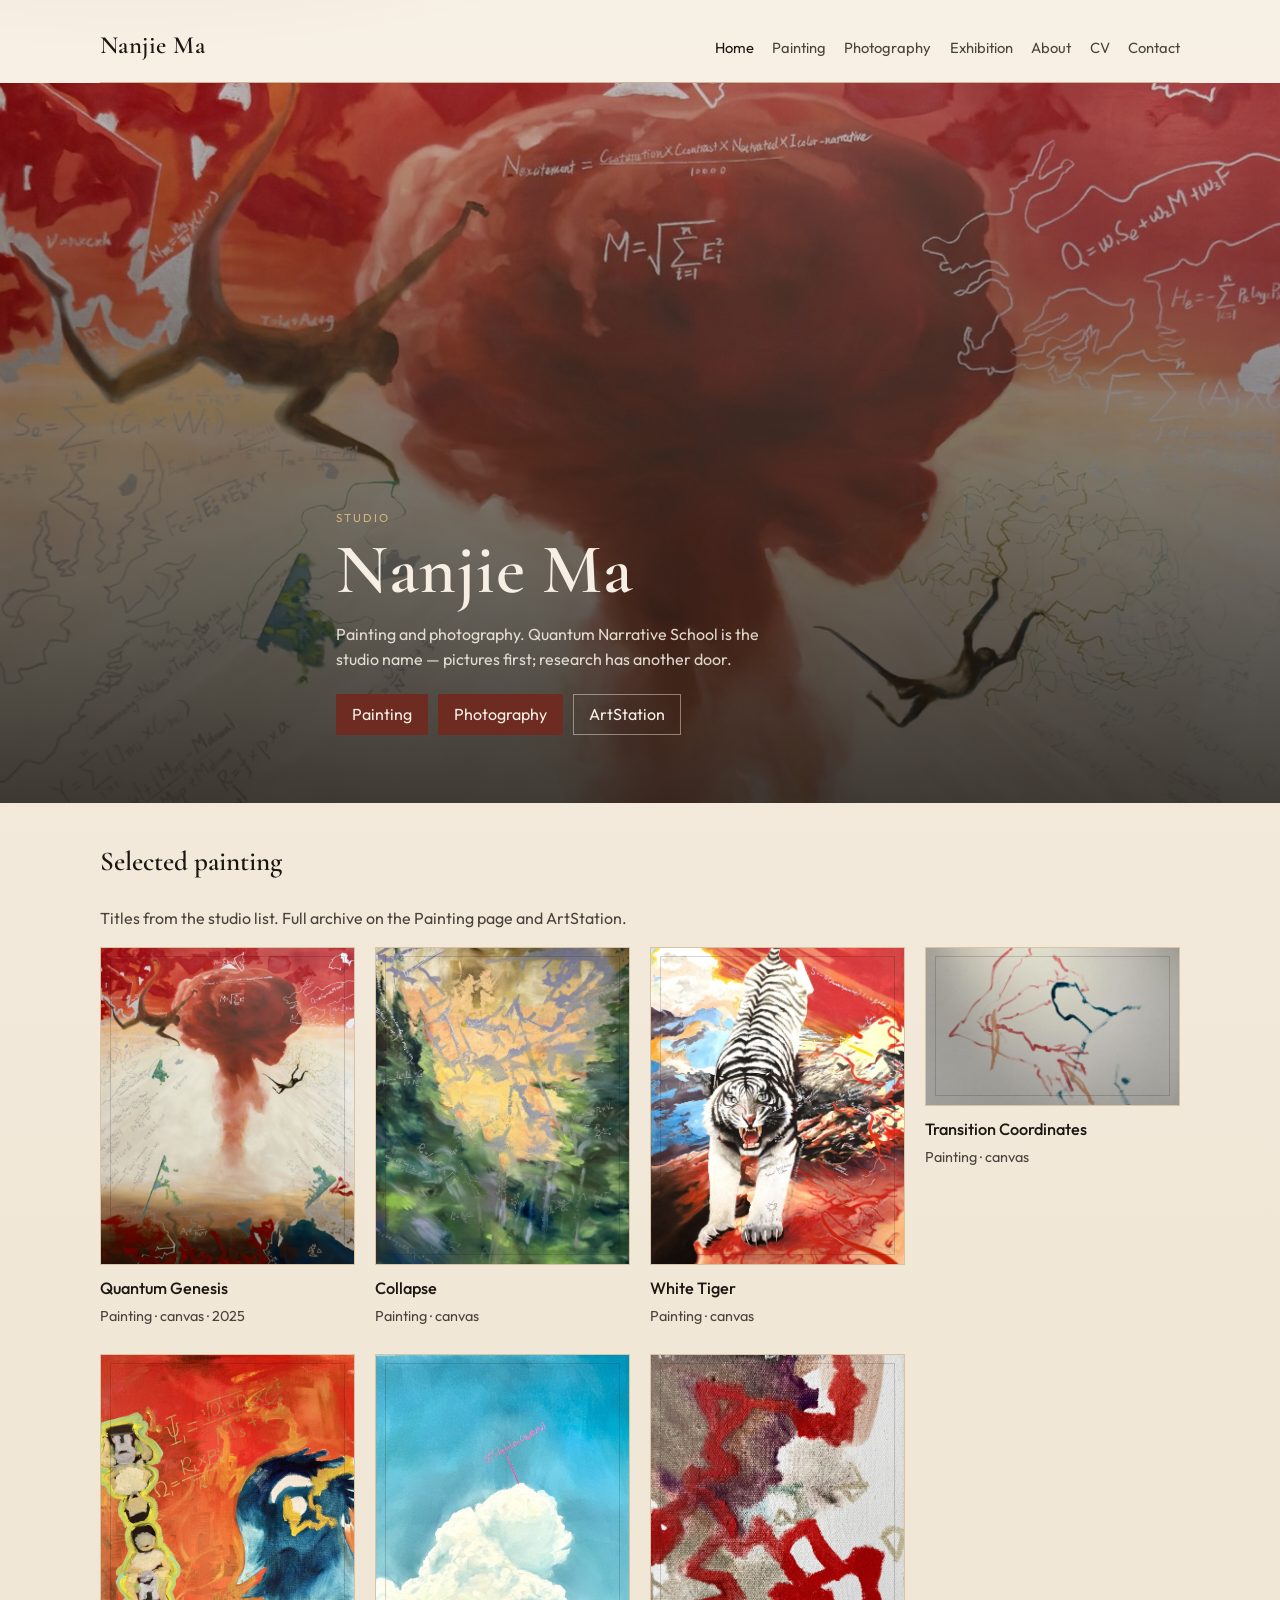
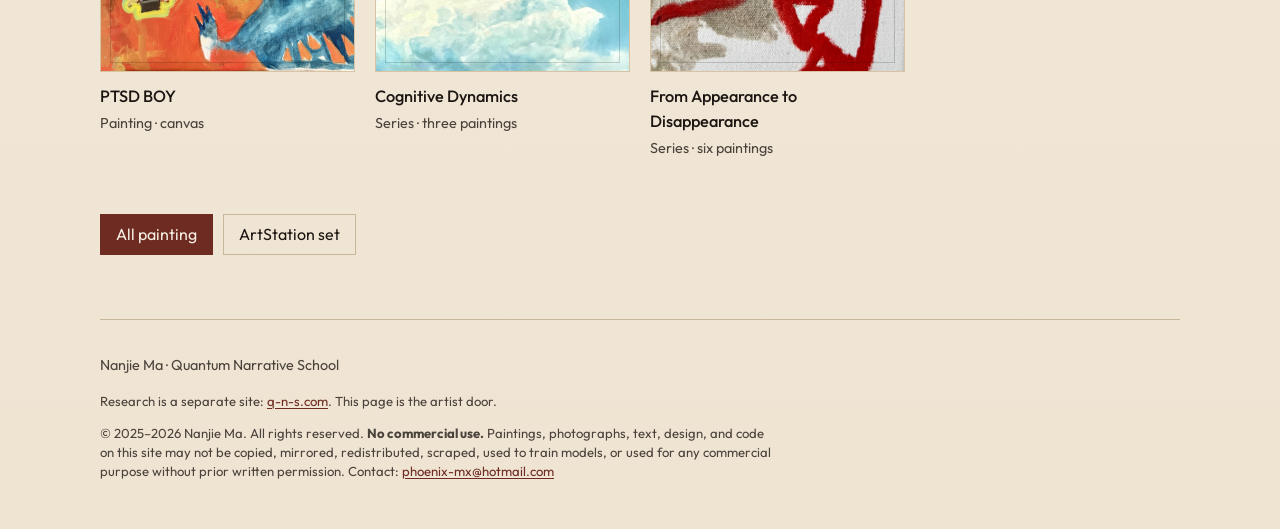
<file: docs/index.html>
<!DOCTYPE html>
<html lang="en">
<head>
  <meta charset="utf-8">
  <meta name="viewport" content="width=device-width, initial-scale=1">
  <title>Nanjie Ma — Painting and Photography</title>
  <meta name="description" content="Nanjie Ma, painter and photographer. Quantum Narrative School. Based in China; trained in Venezia.">
  <meta name="copyright" content="© 2025–2026 Nanjie Ma. All rights reserved. No commercial use. All rights reserved.">
  <meta name="rights" content="All rights reserved. Paintings, photographs, and site text may not be copied or used commercially without prior written permission.">
  <!--
    Copyright © 2025–2026 Nanjie Ma. Studio name: Quantum Narrative School.
    All rights reserved. No commercial use of any kind. No copying, mirroring, scraping, model training, or misappropriation of images or text without written permission.
  -->
  <link rel="icon" href="assets/img/mark.svg" type="image/svg+xml">
  <link rel="preconnect" href="https://fonts.googleapis.com">
  <link rel="preconnect" href="https://fonts.gstatic.com" crossorigin>
  <link href="https://fonts.googleapis.com/css2?family=Cormorant+Garamond:ital,wght@0,500;0,600;1,500&family=Outfit:wght@300;400;500&display=swap" rel="stylesheet">
  <link rel="stylesheet" href="assets/css/site.css">
</head>
<body>
  <a class="skip" href="#main">Skip to work</a>
  <header class="site-header">
    <p class="mark"><a href="index.html">Nanjie Ma</a></p>
    <nav>
      <a href="index.html" aria-current="page">Home</a>
      <a href="painting.html">Painting</a>
      <a href="photography.html">Photography</a>
      <a href="exhibition.html">Exhibition</a>
      <a href="about.html">About</a>
      <a href="cv.html">CV</a>
      <a href="contact.html">Contact</a>
    </nav>
  </header>
  <main id="main">
    <section class="home-hero" aria-label="Studio introduction">
      <div class="home-hero__media" data-hero-cycle>
        <img class="is-active" src="assets/img/hero-quantum-genesis.jpg" alt="Quantum Genesis, painting by Nanjie Ma" width="2400" height="1350" fetchpriority="high">
        <img src="assets/img/hero-exhibition-genesis.jpg" alt="Visitors with Quantum Genesis at the Xi’an solo exhibition" width="2400" height="1076" loading="lazy">
      </div>
      <div class="home-hero__veil" aria-hidden="true"></div>
      <div class="home-hero__copy">
        <p class="kicker">Studio</p>
        <p class="brand">Nanjie Ma</p>
        <p class="lede">Painting and photography. Quantum Narrative School is the studio name — pictures first; research has another door.</p>
        <p class="doors">
          <a class="btn" href="painting.html">Painting</a>
          <a class="btn" href="photography.html">Photography</a>
          <a class="btn ghost" href="https://www.artstation.com/quantumnarrativeschool">ArtStation</a>
        </p>
      </div>
    </section>

    <section class="selected">
      <h2>Selected painting</h2>
      <p class="note">Titles from the studio list. Full archive on the Painting page and ArtStation.</p>
      <ul class="grid">
        <li>
          <a class="card" href="work/quantum-genesis.html">
            <div class="frame"><img src="assets/img/quantum-genesis.jpg" alt="Quantum Genesis" width="1332" height="2000" loading="lazy"></div>
            <h3>Quantum Genesis</h3>
            <p>Painting · canvas · 2025</p>
          </a>
        </li>
        <li>
          <a class="card" href="work/collapse.html">
            <div class="frame"><img src="assets/img/collapse.jpg" alt="Collapse" width="1500" height="1999" loading="lazy"></div>
            <h3>Collapse</h3>
            <p>Painting · canvas</p>
          </a>
        </li>
        <li>
          <a class="card" href="work/white-tiger.html">
            <div class="frame"><img src="assets/img/white-tiger.jpg" alt="White Tiger" width="1042" height="2000" loading="lazy"></div>
            <h3>White Tiger</h3>
            <p>Painting · canvas</p>
          </a>
        </li>
        <li>
          <a class="card" href="painting.html#quantum-narrative-matrix">
            <div class="frame landscape"><img src="assets/img/transition-coordinates.jpg" alt="Transition Coordinates" width="1024" height="834" loading="lazy"></div>
            <h3>Transition Coordinates</h3>
            <p>Painting · canvas</p>
          </a>
        </li>
        <li>
          <a class="card" href="painting.html#quantum-narrative-matrix">
            <div class="frame"><img src="assets/img/ptsd-boy.jpg" alt="PTSD BOY" width="1764" height="2000" loading="lazy"></div>
            <h3>PTSD BOY</h3>
            <p>Painting · canvas</p>
          </a>
        </li>
        <li>
          <a class="card" href="painting.html#cognitive-dynamics">
            <div class="frame"><img src="assets/img/cognitive-dynamics-01.jpg" alt="Cognitive Dynamics I" width="937" height="1024" loading="lazy"></div>
            <h3>Cognitive Dynamics</h3>
            <p>Series · three paintings</p>
          </a>
        </li>
        <li>
          <a class="card" href="painting.html#idea-series">
            <div class="frame"><img src="assets/img/idea-01.jpg" alt="From the Appearance to the Disappearance of an Idea, no. 1" width="1118" height="2000" loading="lazy"></div>
            <h3>From Appearance to Disappearance</h3>
            <p>Series · six paintings</p>
          </a>
        </li>
      </ul>
      <p class="doors">
        <a class="btn" href="painting.html">All painting</a>
        <a class="btn ghost" href="https://www.artstation.com/artwork/zxYxbw">ArtStation set</a>
      </p>
    </section>
  </main>
      <footer class="site-footer" id="rights">
    <p>Nanjie Ma · Quantum Narrative School</p>
    <p class="small">Research is a separate site: <a href="https://www.q-n-s.com/">q-n-s.com</a>. This page is the artist door.</p>
    <p class="small legal">© 2025–2026 Nanjie Ma. All rights reserved. <strong>No commercial use.</strong> Paintings, photographs, text, design, and code on this site may not be copied, mirrored, redistributed, scraped, used to train models, or used for any commercial purpose without prior written permission. Contact: <a href="mailto:phoenix-mx@hotmail.com">phoenix-mx@hotmail.com</a></p>
  </footer>
  <script>
    (function () {
      var root = document.querySelector("[data-hero-cycle]");
      if (!root) return;
      var slides = Array.prototype.slice.call(root.querySelectorAll("img"));
      if (slides.length < 2) return;
      var reduce = window.matchMedia("(prefers-reduced-motion: reduce)");
      if (reduce.matches) return;
      var i = 0;
      setInterval(function () {
        slides[i].classList.remove("is-active");
        i = (i + 1) % slides.length;
        slides[i].classList.add("is-active");
      }, 7000);
    })();
  </script>
</body>
</html>
</file>
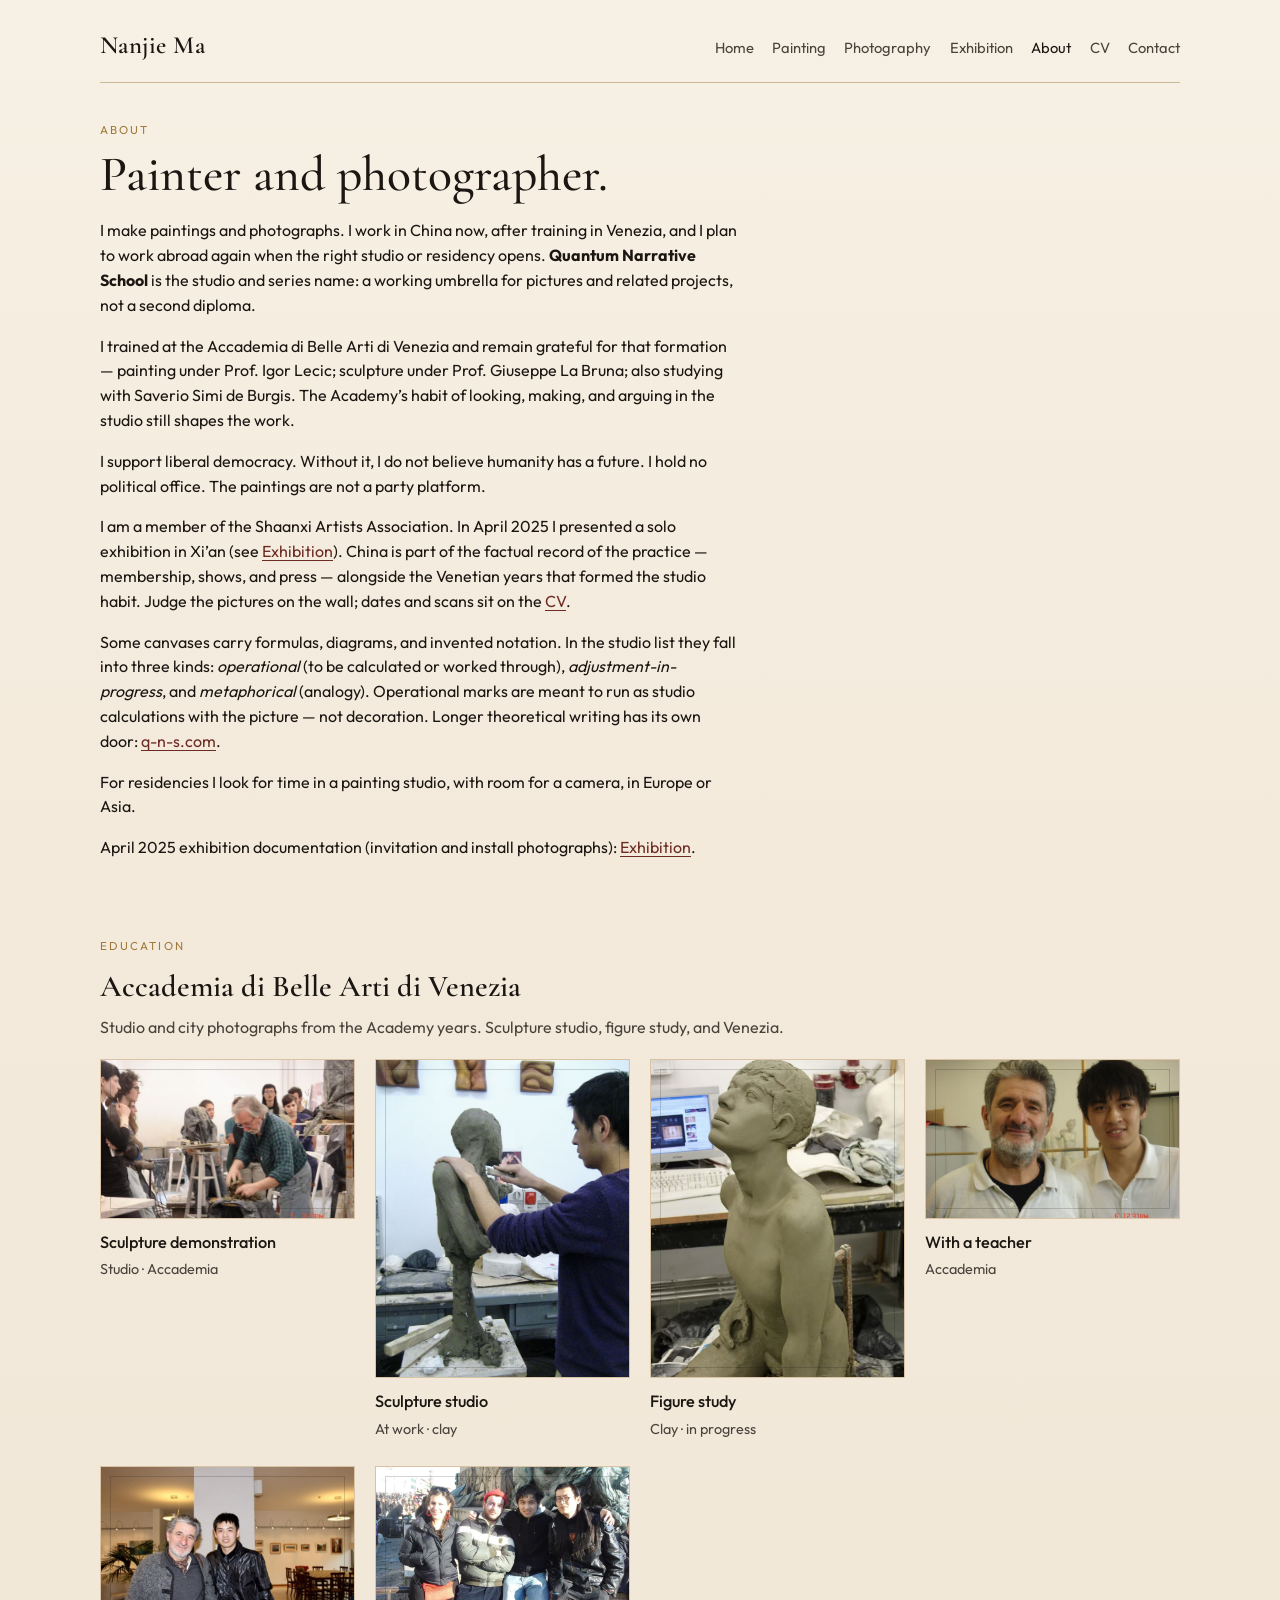
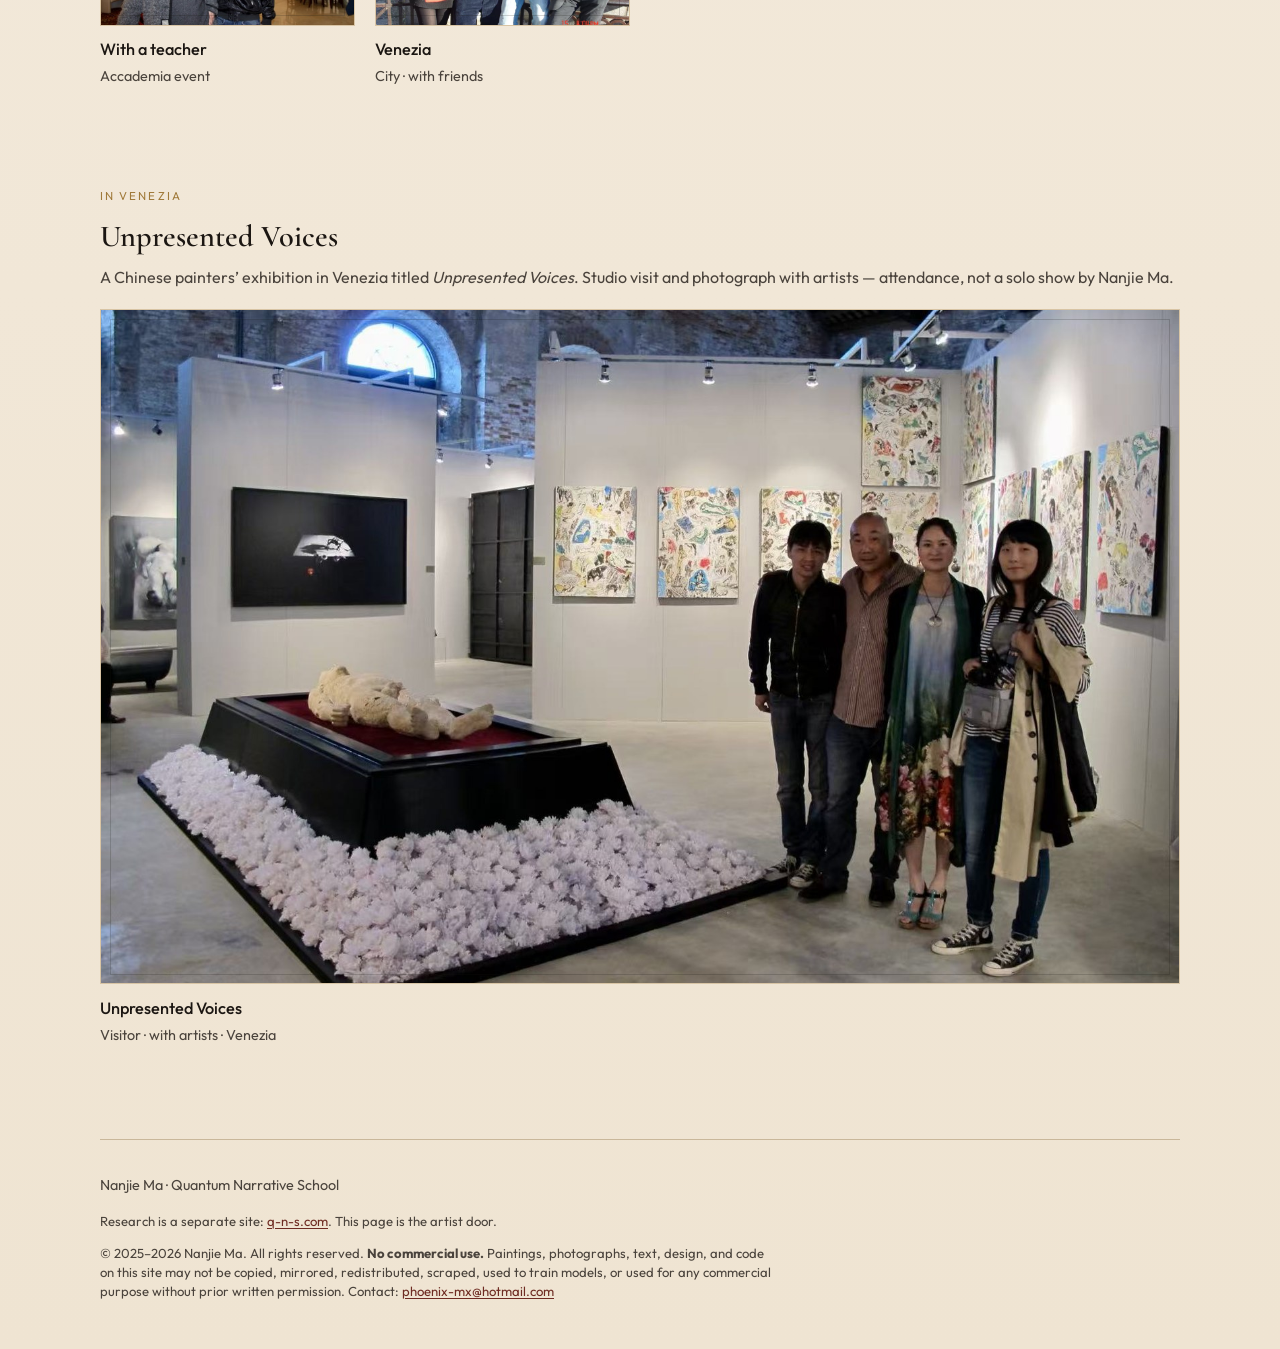
<file: docs/about.html>
<!DOCTYPE html>
<html lang="en">
<head>
  <meta charset="utf-8">
  <meta name="viewport" content="width=device-width, initial-scale=1">
  <title>About — Nanjie Ma</title>
  <meta name="description" content="About Nanjie Ma, painter and photographer. Quantum Narrative School. Based in China; trained in Venezia.">
  <meta name="copyright" content="© 2025–2026 Nanjie Ma. All rights reserved. No commercial use. All rights reserved.">
  <meta name="rights" content="All rights reserved. Paintings, photographs, and site text may not be copied or used commercially without prior written permission.">
  <!--
    Copyright © 2025–2026 Nanjie Ma. Studio name: Quantum Narrative School.
    All rights reserved. No commercial use of any kind. No copying, mirroring, scraping, model training, or misappropriation of images or text without written permission.
  -->
  <link rel="icon" href="assets/img/mark.svg" type="image/svg+xml">
  <link rel="preconnect" href="https://fonts.googleapis.com">
  <link rel="preconnect" href="https://fonts.gstatic.com" crossorigin>
  <link href="https://fonts.googleapis.com/css2?family=Cormorant+Garamond:ital,wght@0,500;0,600;1,500&family=Outfit:wght@300;400;500&display=swap" rel="stylesheet">
  <link rel="stylesheet" href="assets/css/site.css">
</head>
<body>
  <header class="site-header">
    <p class="mark"><a href="index.html">Nanjie Ma</a></p>
    <nav>
      <a href="index.html">Home</a>
      <a href="painting.html">Painting</a>
      <a href="photography.html">Photography</a>
      <a href="exhibition.html">Exhibition</a>
      <a href="about.html" aria-current="page">About</a>
      <a href="cv.html">CV</a>
      <a href="contact.html">Contact</a>
    </nav>
  </header>
  <main>
    <section class="page-head prose">
      <p class="kicker">About</p>
      <h1>Painter and photographer.</h1>
      <p>I make paintings and photographs. I work in China now, after training in Venezia, and I plan to work abroad again when the right studio or residency opens. <strong>Quantum Narrative School</strong> is the studio and series name: a working umbrella for pictures and related projects, not a second diploma.</p>
      <p>I trained at the Accademia di Belle Arti di Venezia and remain grateful for that formation — painting under Prof. Igor Lecic; sculpture under Prof. Giuseppe La Bruna; also studying with Saverio Simi de Burgis. The Academy’s habit of looking, making, and arguing in the studio still shapes the work.</p>
      <p>I support liberal democracy. Without it, I do not believe humanity has a future. I hold no political office. The paintings are not a party platform.</p>
      <p>I am a member of the Shaanxi Artists Association. In April 2025 I presented a solo exhibition in Xi’an (see <a href="exhibition.html">Exhibition</a>). China is part of the factual record of the practice — membership, shows, and press — alongside the Venetian years that formed the studio habit. Judge the pictures on the wall; dates and scans sit on the <a href="cv.html">CV</a>.</p>
      <p>Some canvases carry formulas, diagrams, and invented notation. In the studio list they fall into three kinds: <em>operational</em> (to be calculated or worked through), <em>adjustment-in-progress</em>, and <em>metaphorical</em> (analogy). Operational marks are meant to run as studio calculations with the picture — not decoration. Longer theoretical writing has its own door: <a href="https://www.q-n-s.com/">q-n-s.com</a>.</p>
      <p>For residencies I look for time in a painting studio, with room for a camera, in Europe or Asia.</p>
      <p>April 2025 exhibition documentation (invitation and install photographs): <a href="exhibition.html">Exhibition</a>.</p>
    </section>

    <section class="series" id="accademia">
      <p class="kicker">Education</p>
      <h2>Accademia di Belle Arti di Venezia</h2>
      <p class="note">Studio and city photographs from the Academy years. Sculpture studio, figure study, and Venezia.</p>
      <ul class="grid">
        <li>
          <a class="card" href="assets/img/academy/academy-demo.jpg">
            <div class="frame landscape"><img src="assets/img/academy/academy-demo.jpg" alt="Sculpture demonstration in the Academy studio" width="1280" height="960" loading="lazy"></div>
            <h3>Sculpture demonstration</h3>
            <p>Studio · Accademia</p>
          </a>
        </li>
        <li>
          <a class="card" href="assets/img/academy/academy-sculpting.jpg">
            <div class="frame"><img src="assets/img/academy/academy-sculpting.jpg" alt="Working on a clay figure in the sculpture studio" width="1199" height="1600" loading="lazy"></div>
            <h3>Sculpture studio</h3>
            <p>At work · clay</p>
          </a>
        </li>
        <li>
          <a class="card" href="assets/img/academy/academy-figure.jpg">
            <div class="frame"><img src="assets/img/academy/academy-figure.jpg" alt="Clay figure study in progress" width="960" height="1440" loading="lazy"></div>
            <h3>Figure study</h3>
            <p>Clay · in progress</p>
          </a>
        </li>
        <li>
          <a class="card" href="assets/img/academy/academy-with-mentor-a.jpg">
            <div class="frame landscape"><img src="assets/img/academy/academy-with-mentor-a.jpg" alt="With a teacher at the Academy" width="1280" height="960" loading="lazy"></div>
            <h3>With a teacher</h3>
            <p>Accademia</p>
          </a>
        </li>
        <li>
          <a class="card" href="assets/img/academy/academy-with-mentor-b.jpg">
            <div class="frame landscape"><img src="assets/img/academy/academy-with-mentor-b.jpg" alt="With a teacher at an Academy event" width="670" height="446" loading="lazy"></div>
            <h3>With a teacher</h3>
            <p>Accademia event</p>
          </a>
        </li>
        <li>
          <a class="card" href="assets/img/academy/academy-venice-group.jpg">
            <div class="frame landscape"><img src="assets/img/academy/academy-venice-group.jpg" alt="Group photograph in Venezia" width="1600" height="1199" loading="lazy"></div>
            <h3>Venezia</h3>
            <p>City · with friends</p>
          </a>
        </li>
      </ul>
    </section>

    <section class="series" id="unpresented-voices">
      <p class="kicker">In Venezia</p>
      <h2>Unpresented Voices</h2>
      <p class="note">A Chinese painters’ exhibition in Venezia titled <em>Unpresented Voices</em>. Studio visit and photograph with artists — attendance, not a solo show by Nanjie Ma.</p>
      <ul class="grid">
        <li>
          <a class="card" href="assets/img/academy/unpresented-voices.jpg">
            <div class="frame landscape"><img src="assets/img/academy/unpresented-voices.jpg" alt="At Unpresented Voices, Chinese art exhibition in Venezia" width="1600" height="1199" loading="lazy"></div>
            <h3>Unpresented Voices</h3>
            <p>Visitor · with artists · Venezia</p>
          </a>
        </li>
      </ul>
    </section>
  </main>
  <footer class="site-footer" id="rights">
    <p>Nanjie Ma · Quantum Narrative School</p>
    <p class="small">Research is a separate site: <a href="https://www.q-n-s.com/">q-n-s.com</a>. This page is the artist door.</p>
    <p class="small legal">© 2025–2026 Nanjie Ma. All rights reserved. <strong>No commercial use.</strong> Paintings, photographs, text, design, and code on this site may not be copied, mirrored, redistributed, scraped, used to train models, or used for any commercial purpose without prior written permission. Contact: <a href="mailto:phoenix-mx@hotmail.com">phoenix-mx@hotmail.com</a></p>
  </footer>
</body>
</html>
</file>
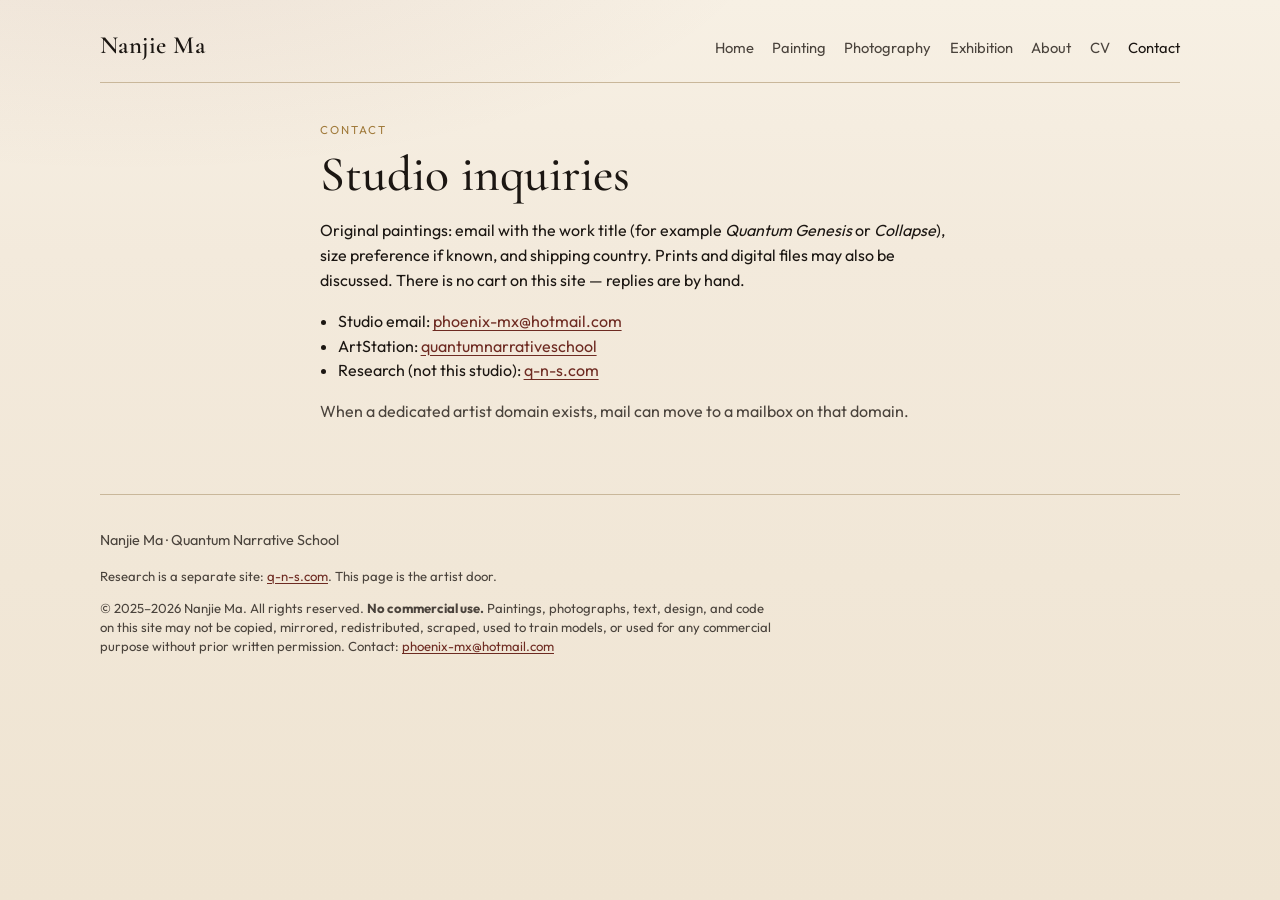
<file: docs/contact.html>
<!DOCTYPE html>
<html lang="en">
<head>
  <meta charset="utf-8">
  <meta name="viewport" content="width=device-width, initial-scale=1">
  <title>Contact — Nanjie Ma</title>
  <meta name="description" content="Contact Nanjie Ma for studio inquiries, paintings, and exhibitions.">
  <meta name="copyright" content="© 2025–2026 Nanjie Ma. All rights reserved. No commercial use. All rights reserved.">
  <meta name="rights" content="All rights reserved. Paintings, photographs, and site text may not be copied or used commercially without prior written permission.">
  <!--
    Copyright © 2025–2026 Nanjie Ma. Studio name: Quantum Narrative School.
    All rights reserved. No commercial use of any kind. No copying, mirroring, scraping, model training, or misappropriation of images or text without written permission.
  -->
  <link rel="icon" href="assets/img/mark.svg" type="image/svg+xml">
  <link rel="preconnect" href="https://fonts.googleapis.com">
  <link rel="preconnect" href="https://fonts.gstatic.com" crossorigin>
  <link href="https://fonts.googleapis.com/css2?family=Cormorant+Garamond:ital,wght@0,500;0,600;1,500&family=Outfit:wght@300;400;500&display=swap" rel="stylesheet">
  <link rel="stylesheet" href="assets/css/site.css">
</head>
<body>
  <header class="site-header">
    <p class="mark"><a href="index.html">Nanjie Ma</a></p>
    <nav>
      <a href="index.html">Home</a>
      <a href="painting.html">Painting</a>
      <a href="photography.html">Photography</a>
      <a href="exhibition.html">Exhibition</a>
      <a href="about.html">About</a>
      <a href="cv.html">CV</a>
      <a href="contact.html" aria-current="page">Contact</a>
    </nav>
  </header>
  <main class="prose">
    <p class="kicker">Contact</p>
    <h1>Studio inquiries</h1>
    <p>Original paintings: email with the work title (for example <em>Quantum Genesis</em> or <em>Collapse</em>), size preference if known, and shipping country. Prints and digital files may also be discussed. There is no cart on this site — replies are by hand.</p>
    <ul class="plain">
      <li>Studio email: <a href="mailto:phoenix-mx@hotmail.com">phoenix-mx@hotmail.com</a></li>
      <li>ArtStation: <a href="https://www.artstation.com/quantumnarrativeschool">quantumnarrativeschool</a></li>
      <li>Research (not this studio): <a href="https://www.q-n-s.com/">q-n-s.com</a></li>
    </ul>
    <p class="note">When a dedicated artist domain exists, mail can move to a mailbox on that domain.</p>
  </main>
  <footer class="site-footer" id="rights">
    <p>Nanjie Ma · Quantum Narrative School</p>
    <p class="small">Research is a separate site: <a href="https://www.q-n-s.com/">q-n-s.com</a>. This page is the artist door.</p>
    <p class="small legal">© 2025–2026 Nanjie Ma. All rights reserved. <strong>No commercial use.</strong> Paintings, photographs, text, design, and code on this site may not be copied, mirrored, redistributed, scraped, used to train models, or used for any commercial purpose without prior written permission. Contact: <a href="mailto:phoenix-mx@hotmail.com">phoenix-mx@hotmail.com</a></p>
  </footer>
</body>
</html>
</file>
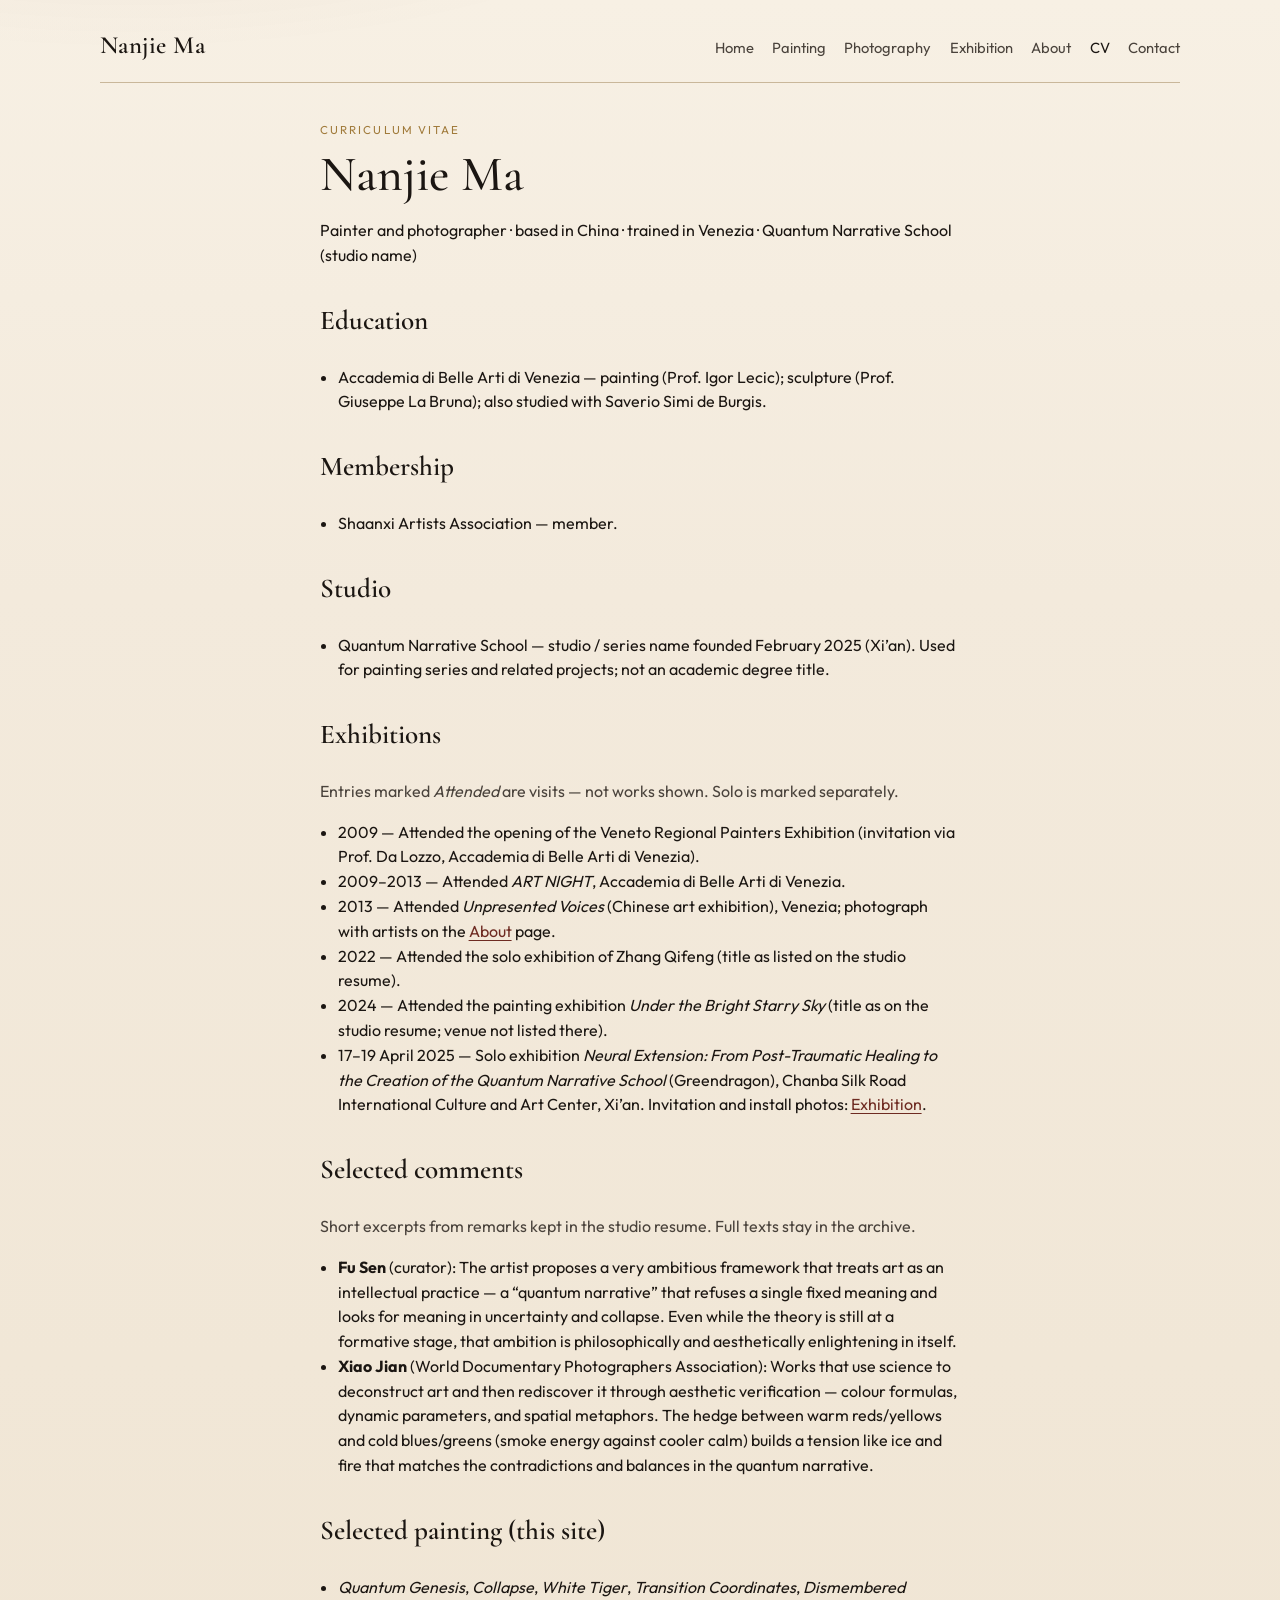
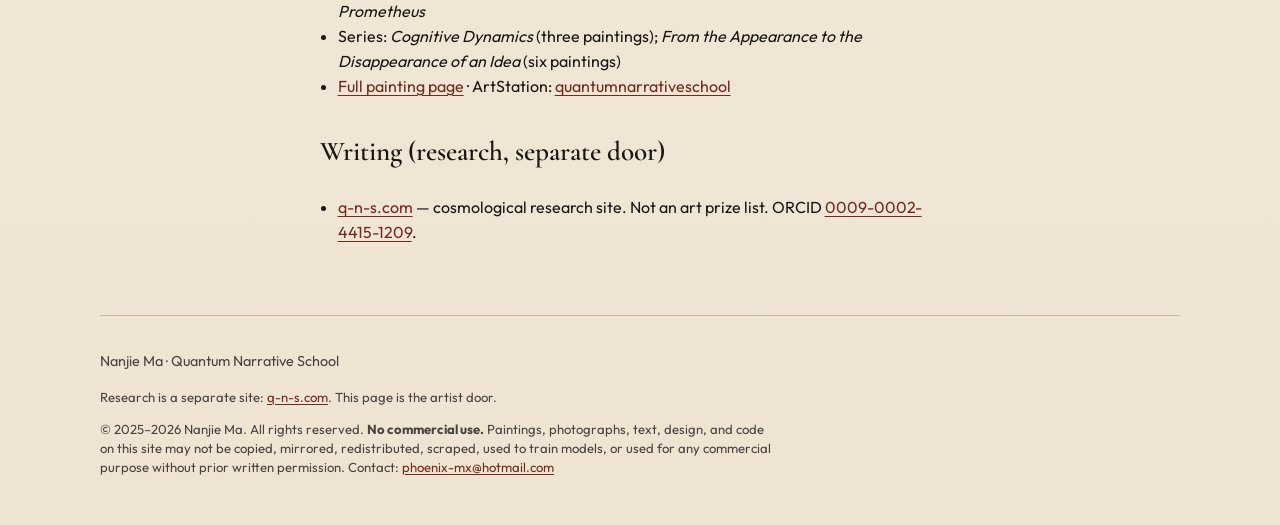
<file: docs/cv.html>
<!DOCTYPE html>
<html lang="en">
<head>
  <meta charset="utf-8">
  <meta name="viewport" content="width=device-width, initial-scale=1">
  <title>CV — Nanjie Ma</title>
  <meta name="description" content="Curriculum vitae of Nanjie Ma, painter and photographer.">
  <meta name="copyright" content="© 2025–2026 Nanjie Ma. All rights reserved. No commercial use. All rights reserved.">
  <meta name="rights" content="All rights reserved. Paintings, photographs, and site text may not be copied or used commercially without prior written permission.">
  <!--
    Copyright © 2025–2026 Nanjie Ma. Studio name: Quantum Narrative School.
    All rights reserved. No commercial use of any kind. No copying, mirroring, scraping, model training, or misappropriation of images or text without written permission.
  -->
  <link rel="icon" href="assets/img/mark.svg" type="image/svg+xml">
  <link rel="preconnect" href="https://fonts.googleapis.com">
  <link rel="preconnect" href="https://fonts.gstatic.com" crossorigin>
  <link href="https://fonts.googleapis.com/css2?family=Cormorant+Garamond:ital,wght@0,500;0,600;1,500&family=Outfit:wght@300;400;500&display=swap" rel="stylesheet">
  <link rel="stylesheet" href="assets/css/site.css">
</head>
<body>
  <header class="site-header">
    <p class="mark"><a href="index.html">Nanjie Ma</a></p>
    <nav>
      <a href="index.html">Home</a>
      <a href="painting.html">Painting</a>
      <a href="photography.html">Photography</a>
      <a href="exhibition.html">Exhibition</a>
      <a href="about.html">About</a>
      <a href="cv.html" aria-current="page">CV</a>
      <a href="contact.html">Contact</a>
    </nav>
  </header>
  <main class="prose cv">
    <p class="kicker">Curriculum vitae</p>
    <h1>Nanjie Ma</h1>
    <p>Painter and photographer · based in China · trained in Venezia · Quantum Narrative School (studio name)</p>

    <h2>Education</h2>
    <ul>
      <li>Accademia di Belle Arti di Venezia — painting (Prof. Igor Lecic); sculpture (Prof. Giuseppe La Bruna); also studied with Saverio Simi de Burgis.</li>
    </ul>

    <h2>Membership</h2>
    <ul>
      <li>Shaanxi Artists Association — member.</li>
    </ul>

    <h2>Studio</h2>
    <ul>
      <li>Quantum Narrative School — studio / series name founded February 2025 (Xi’an). Used for painting series and related projects; not an academic degree title.</li>
    </ul>

    <h2>Exhibitions</h2>
    <p class="note">Entries marked <em>Attended</em> are visits — not works shown. Solo is marked separately.</p>
    <ul>
      <li>2009 — Attended the opening of the Veneto Regional Painters Exhibition (invitation via Prof. Da Lozzo, Accademia di Belle Arti di Venezia).</li>
      <li>2009–2013 — Attended <em>ART NIGHT</em>, Accademia di Belle Arti di Venezia.</li>
      <li>2013 — Attended <em>Unpresented Voices</em> (Chinese art exhibition), Venezia; photograph with artists on the <a href="about.html#unpresented-voices">About</a> page.</li>
      <li>2022 — Attended the solo exhibition of Zhang Qifeng (title as listed on the studio resume).</li>
      <li>2024 — Attended the painting exhibition <em>Under the Bright Starry Sky</em> (title as on the studio resume; venue not listed there).</li>
      <li>17–19 April 2025 — Solo exhibition <em>Neural Extension: From Post-Traumatic Healing to the Creation of the Quantum Narrative School</em> (Greendragon), Chanba Silk Road International Culture and Art Center, Xi’an. Invitation and install photos: <a href="exhibition.html">Exhibition</a>.</li>
    </ul>

    <h2>Selected comments</h2>
    <p class="note">Short excerpts from remarks kept in the studio resume. Full texts stay in the archive.</p>
    <ul>
      <li><strong>Fu Sen</strong> (curator): The artist proposes a very ambitious framework that treats art as an intellectual practice — a “quantum narrative” that refuses a single fixed meaning and looks for meaning in uncertainty and collapse. Even while the theory is still at a formative stage, that ambition is philosophically and aesthetically enlightening in itself.</li>
      <li><strong>Xiao Jian</strong> (World Documentary Photographers Association): Works that use science to deconstruct art and then rediscover it through aesthetic verification — colour formulas, dynamic parameters, and spatial metaphors. The hedge between warm reds/yellows and cold blues/greens (smoke energy against cooler calm) builds a tension like ice and fire that matches the contradictions and balances in the quantum narrative.</li>
    </ul>

    <h2>Selected painting (this site)</h2>
    <ul>
      <li><em>Quantum Genesis</em>, <em>Collapse</em>, <em>White Tiger</em>, <em>Transition Coordinates</em>, <em>Dismembered Prometheus</em></li>
      <li>Series: <em>Cognitive Dynamics</em> (three paintings); <em>From the Appearance to the Disappearance of an Idea</em> (six paintings)</li>
      <li><a href="painting.html">Full painting page</a> · ArtStation: <a href="https://www.artstation.com/quantumnarrativeschool">quantumnarrativeschool</a></li>
    </ul>

    <h2>Writing (research, separate door)</h2>
    <ul>
      <li><a href="https://www.q-n-s.com/">q-n-s.com</a> — cosmological research site. Not an art prize list. ORCID <a href="https://orcid.org/0009-0002-4415-1209">0009-0002-4415-1209</a>.</li>
    </ul>
  </main>
  <footer class="site-footer" id="rights">
    <p>Nanjie Ma · Quantum Narrative School</p>
    <p class="small">Research is a separate site: <a href="https://www.q-n-s.com/">q-n-s.com</a>. This page is the artist door.</p>
    <p class="small legal">© 2025–2026 Nanjie Ma. All rights reserved. <strong>No commercial use.</strong> Paintings, photographs, text, design, and code on this site may not be copied, mirrored, redistributed, scraped, used to train models, or used for any commercial purpose without prior written permission. Contact: <a href="mailto:phoenix-mx@hotmail.com">phoenix-mx@hotmail.com</a></p>
  </footer>
</body>
</html>
</file>
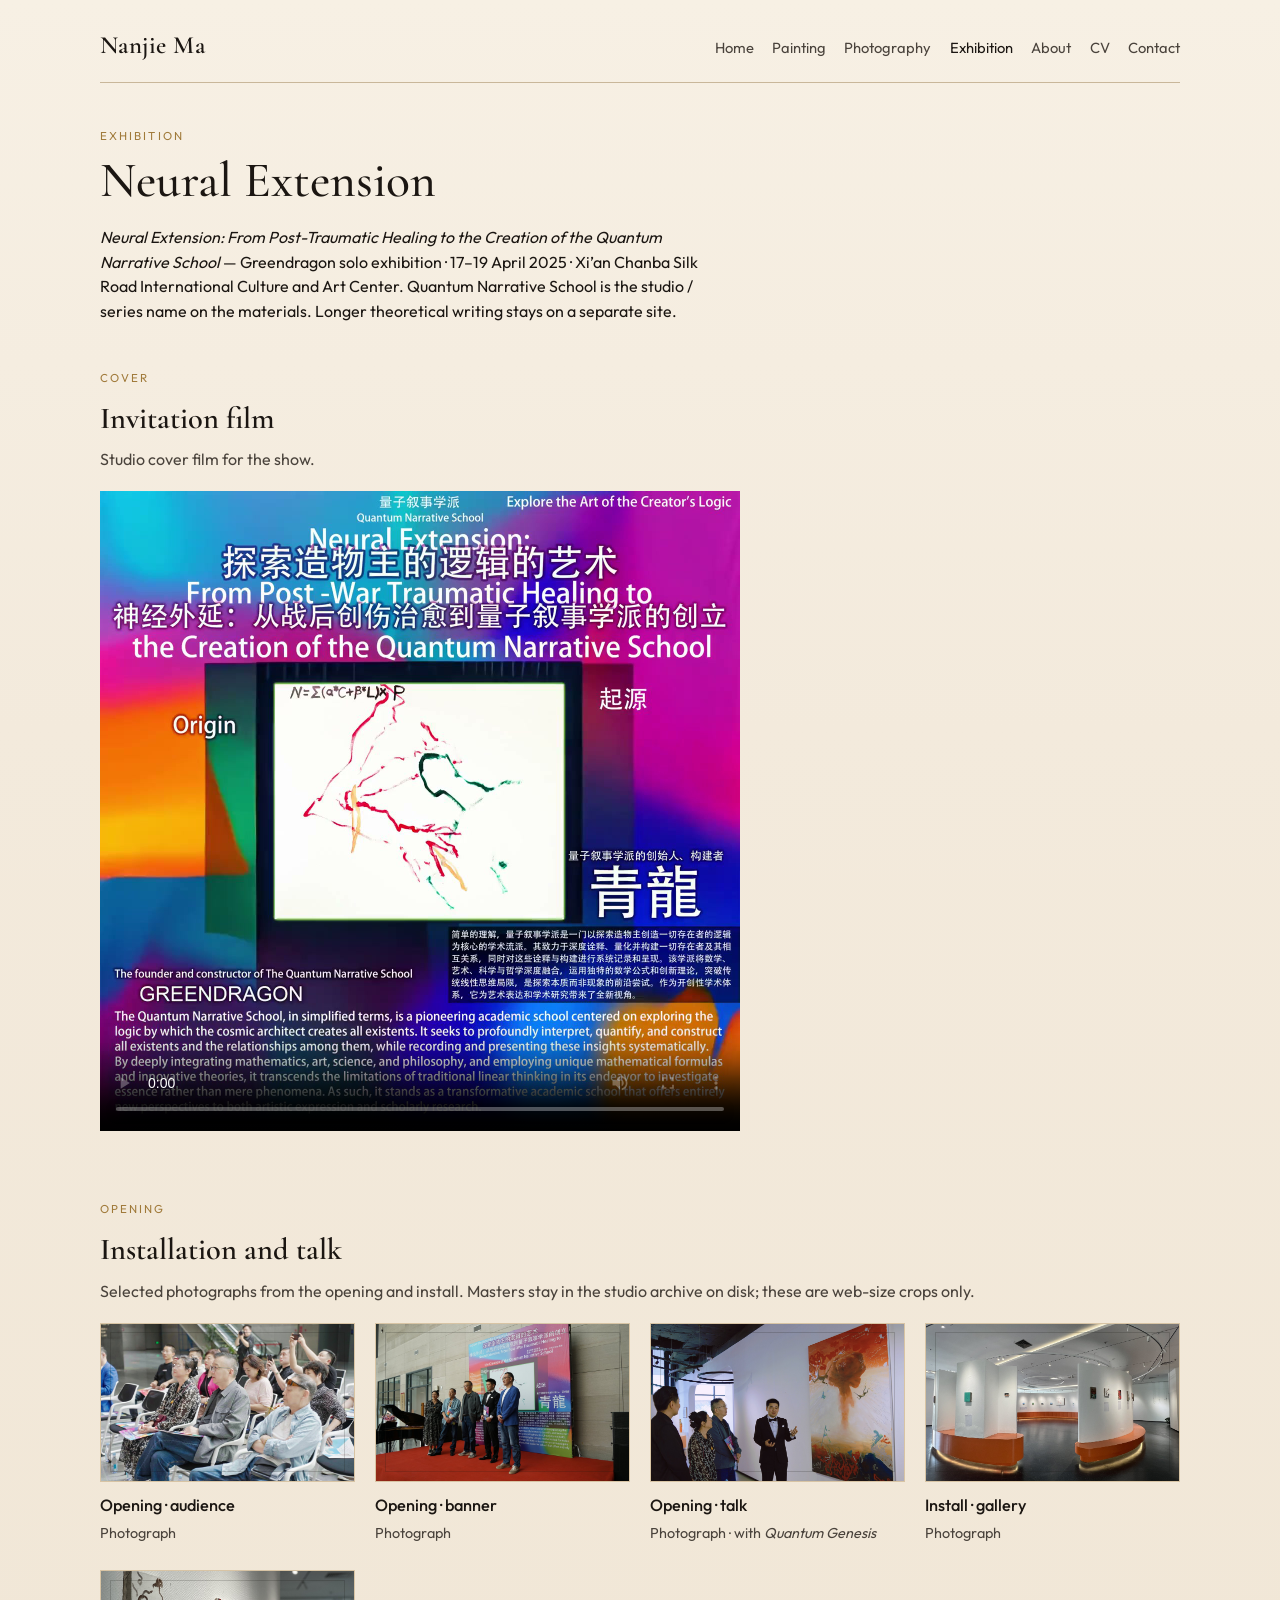
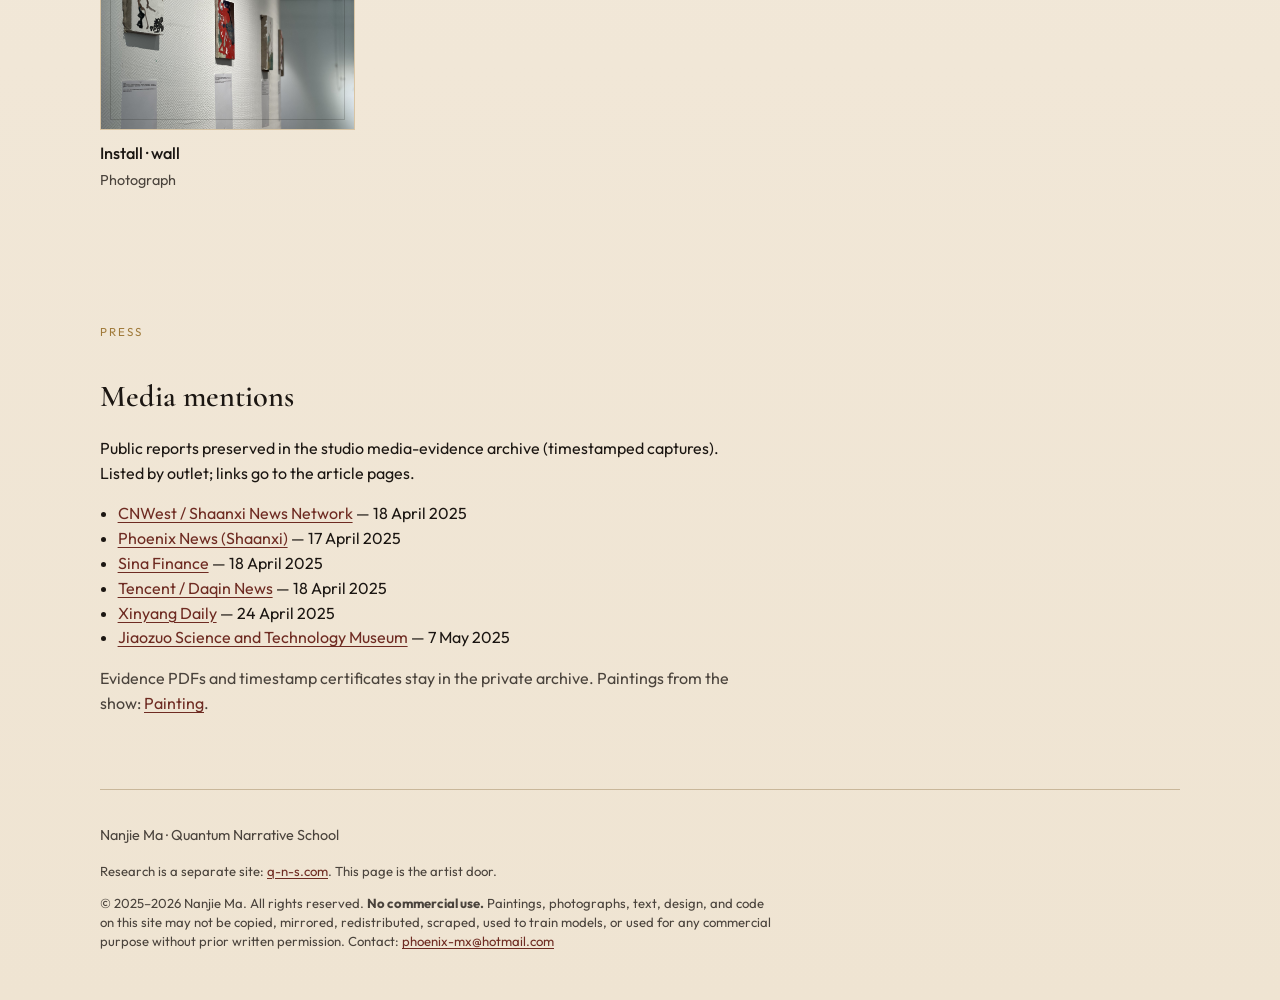
<file: docs/exhibition.html>
<!DOCTYPE html>
<html lang="en">
<head>
  <meta charset="utf-8">
  <meta name="viewport" content="width=device-width, initial-scale=1">
  <title>Exhibition — Nanjie Ma</title>
  <meta name="description" content="Exhibition documentation for Nanjie Ma, Chanba Silk Road International Culture and Art Center, Xi’an, April 2025.">
  <meta name="copyright" content="© 2025–2026 Nanjie Ma. All rights reserved. No commercial use. All rights reserved.">
  <meta name="rights" content="All rights reserved. Paintings, photographs, and site text may not be copied or used commercially without prior written permission.">
  <!--
    Copyright © 2025–2026 Nanjie Ma. Studio name: Quantum Narrative School.
    All rights reserved. No commercial use of any kind. No copying, mirroring, scraping, model training, or misappropriation of images or text without written permission.
  -->
  <link rel="icon" href="assets/img/mark.svg" type="image/svg+xml">
  <link rel="preconnect" href="https://fonts.googleapis.com">
  <link rel="preconnect" href="https://fonts.gstatic.com" crossorigin>
  <link href="https://fonts.googleapis.com/css2?family=Cormorant+Garamond:ital,wght@0,500;0,600;1,500&family=Outfit:wght@300;400;500&display=swap" rel="stylesheet">
  <link rel="stylesheet" href="assets/css/site.css">
</head>
<body>
  <header class="site-header">
    <p class="mark"><a href="index.html">Nanjie Ma</a></p>
    <nav>
      <a href="index.html">Home</a>
      <a href="painting.html">Painting</a>
      <a href="photography.html">Photography</a>
      <a href="exhibition.html" aria-current="page">Exhibition</a>
      <a href="about.html">About</a>
      <a href="cv.html">CV</a>
      <a href="contact.html">Contact</a>
    </nav>
  </header>
  <main>
    <section class="page-head">
      <p class="kicker">Exhibition</p>
      <h1>Neural Extension</h1>
      <p><em>Neural Extension: From Post-Traumatic Healing to the Creation of the Quantum Narrative School</em> — Greendragon solo exhibition · 17–19 April 2025 · Xi’an Chanba Silk Road International Culture and Art Center. Quantum Narrative School is the studio / series name on the materials. Longer theoretical writing stays on a separate site.</p>
    </section>

    <section class="series" id="cover">
      <p class="kicker">Cover</p>
      <h2>Invitation film</h2>
      <p class="note">Studio cover film for the show.</p>
      <div class="video-wrap">
        <video controls playsinline preload="metadata" poster="assets/img/exhibition/cover-still.jpg" width="1280" height="1280">
          <source src="assets/video/exhibition-cover.mp4" type="video/mp4">
        </video>
      </div>
    </section>

    <section class="series" id="opening">
      <p class="kicker">Opening</p>
      <h2>Installation and talk</h2>
      <p class="note">Selected photographs from the opening and install. Masters stay in the studio archive on disk; these are web-size crops only.</p>
      <ul class="grid">
        <li>
          <a class="card" href="assets/img/exhibition/opening-audience.jpg">
            <div class="frame landscape"><img src="assets/img/exhibition/opening-audience.jpg" alt="Audience at the solo exhibition opening" width="1917" height="1075" loading="lazy"></div>
            <h3>Opening · audience</h3>
            <p>Photograph</p>
          </a>
        </li>
        <li>
          <a class="card" href="assets/img/exhibition/opening-banner.jpg">
            <div class="frame landscape"><img src="assets/img/exhibition/opening-banner.jpg" alt="Opening group photo at the exhibition banner" width="1999" height="1124" loading="lazy"></div>
            <h3>Opening · banner</h3>
            <p>Photograph</p>
          </a>
        </li>
        <li>
          <a class="card" href="assets/img/exhibition/opening-talk.jpg">
            <div class="frame landscape"><img src="assets/img/exhibition/opening-talk.jpg" alt="Artist speaking beside Quantum Genesis" width="2000" height="1332" loading="lazy"></div>
            <h3>Opening · talk</h3>
            <p>Photograph · with <em>Quantum Genesis</em></p>
          </a>
        </li>
        <li>
          <a class="card" href="assets/img/exhibition/install-gallery.jpg">
            <div class="frame landscape"><img src="assets/img/exhibition/install-gallery.jpg" alt="Gallery installation view with curved walls" width="2000" height="1125" loading="lazy"></div>
            <h3>Install · gallery</h3>
            <p>Photograph</p>
          </a>
        </li>
        <li>
          <a class="card" href="assets/img/exhibition/install-wall.jpg">
            <div class="frame landscape"><img src="assets/img/exhibition/install-wall.jpg" alt="Wall installation with placards under paintings" width="2000" height="1500" loading="lazy"></div>
            <h3>Install · wall</h3>
            <p>Photograph</p>
          </a>
        </li>
      </ul>
    </section>

    <section class="series prose" id="press">
      <p class="kicker">Press</p>
      <h2>Media mentions</h2>
      <p>Public reports preserved in the studio media-evidence archive (timestamped captures). Listed by outlet; links go to the article pages.</p>
      <ul class="plain">
        <li><a href="http://m.cnwest.com/jyzx/a/2025/04/18/23076287.html">CNWest / Shaanxi News Network</a> — 18 April 2025</li>
        <li><a href="https://ishare.ifeng.com/c/s/v006xUwzZF2ZliEjJQBpw7z3aU57ysUGju5k--e9oN6qU-_cTJPbMucQaGr7duWs08A0OeP--yHMxwqzynkBuFyAZUt-_g_____?spss=np&amp;channelId=">Phoenix News (Shaanxi)</a> — 17 April 2025</li>
        <li><a href="https://finance.sina.com.cn/tjhz/2025-04-18/doc-inetqeau4913715.shtml">Sina Finance</a> — 18 April 2025</li>
        <li><a href="https://page.om.qq.com/page/OeGnufbmYxTU_FtAPBeUE8WA0">Tencent / Daqin News</a> — 18 April 2025</li>
        <li><a href="https://ribao.xyxww.com.cn/html/2025-04-24/2048161.html">Xinyang Daily</a> — 24 April 2025</li>
        <li><a href="http://jzskjg.org.cn/pwxx/202505/20250507172910.html">Jiaozuo Science and Technology Museum</a> — 7 May 2025</li>
      </ul>
      <p class="note">Evidence PDFs and timestamp certificates stay in the private archive. Paintings from the show: <a href="painting.html">Painting</a>.</p>
    </section>
  </main>
  <footer class="site-footer" id="rights">
    <p>Nanjie Ma · Quantum Narrative School</p>
    <p class="small">Research is a separate site: <a href="https://www.q-n-s.com/">q-n-s.com</a>. This page is the artist door.</p>
    <p class="small legal">© 2025–2026 Nanjie Ma. All rights reserved. <strong>No commercial use.</strong> Paintings, photographs, text, design, and code on this site may not be copied, mirrored, redistributed, scraped, used to train models, or used for any commercial purpose without prior written permission. Contact: <a href="mailto:phoenix-mx@hotmail.com">phoenix-mx@hotmail.com</a></p>
  </footer>
</body>
</html>
</file>
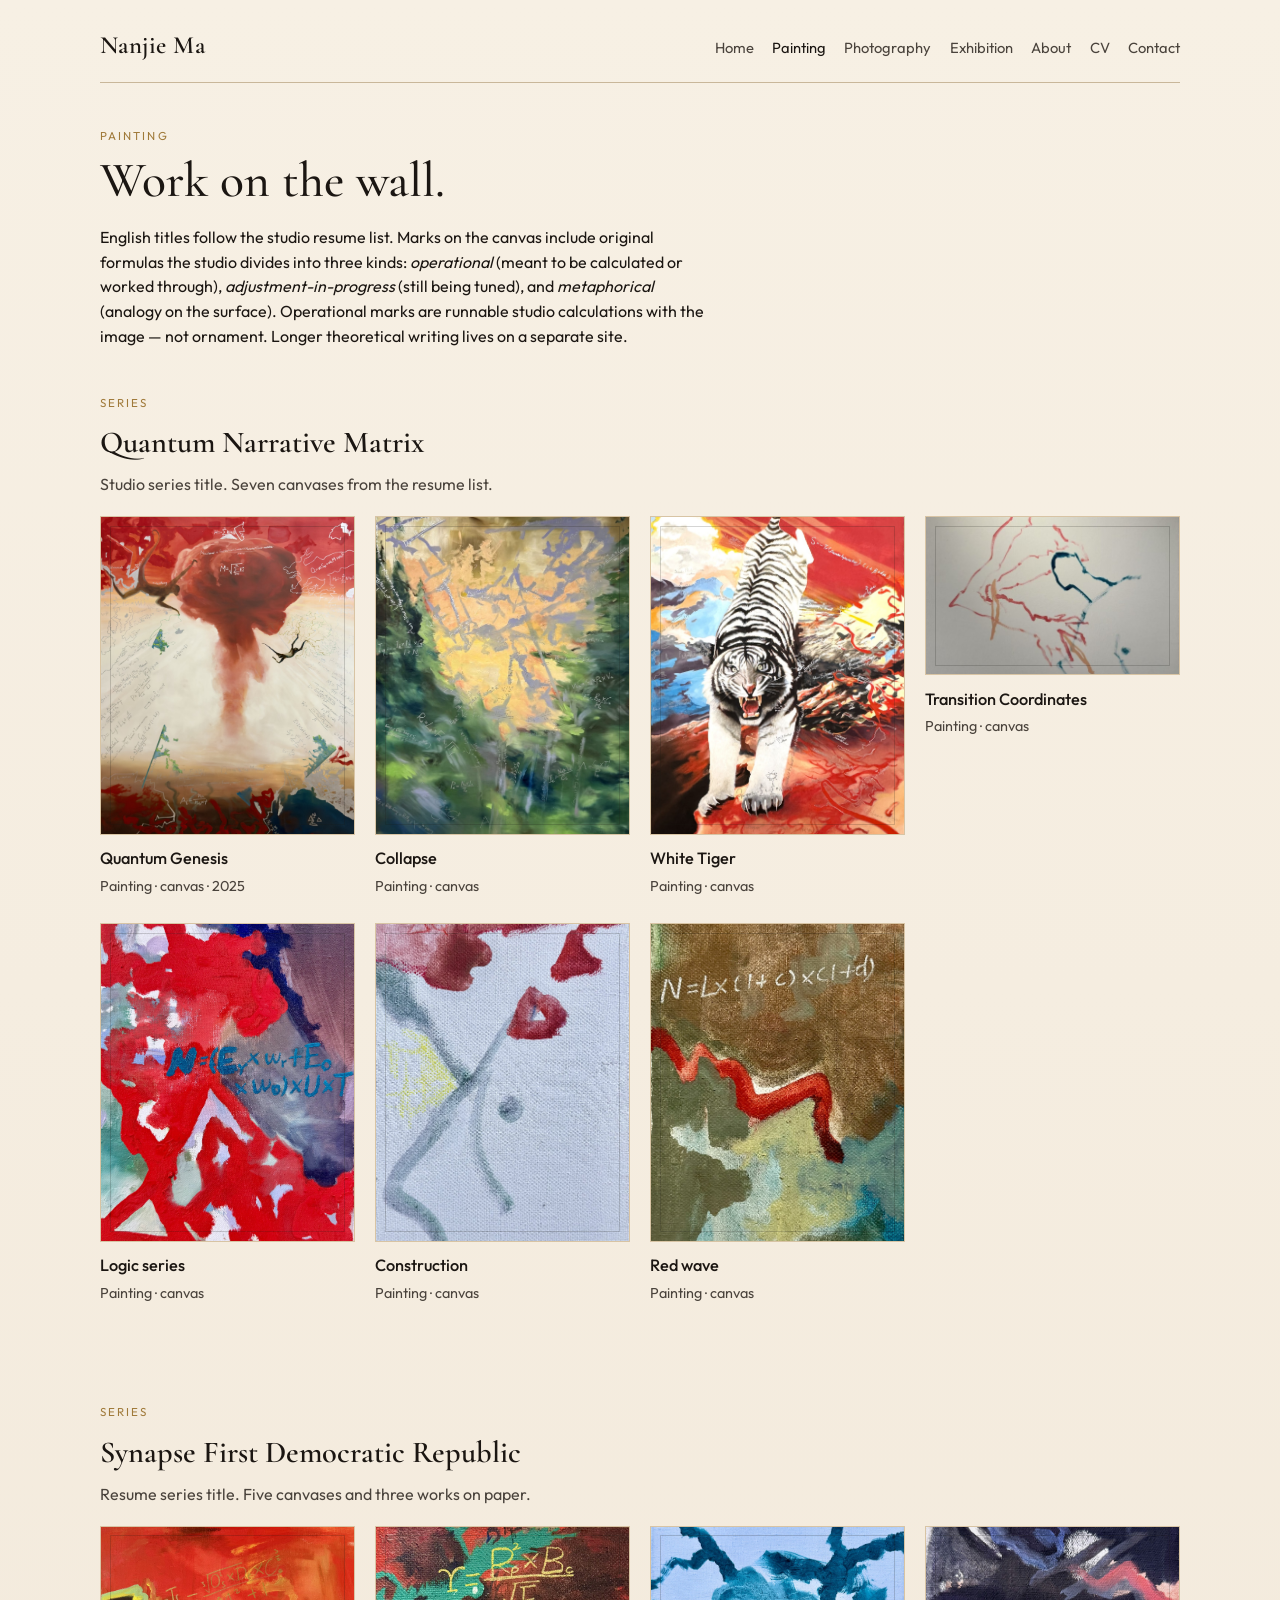
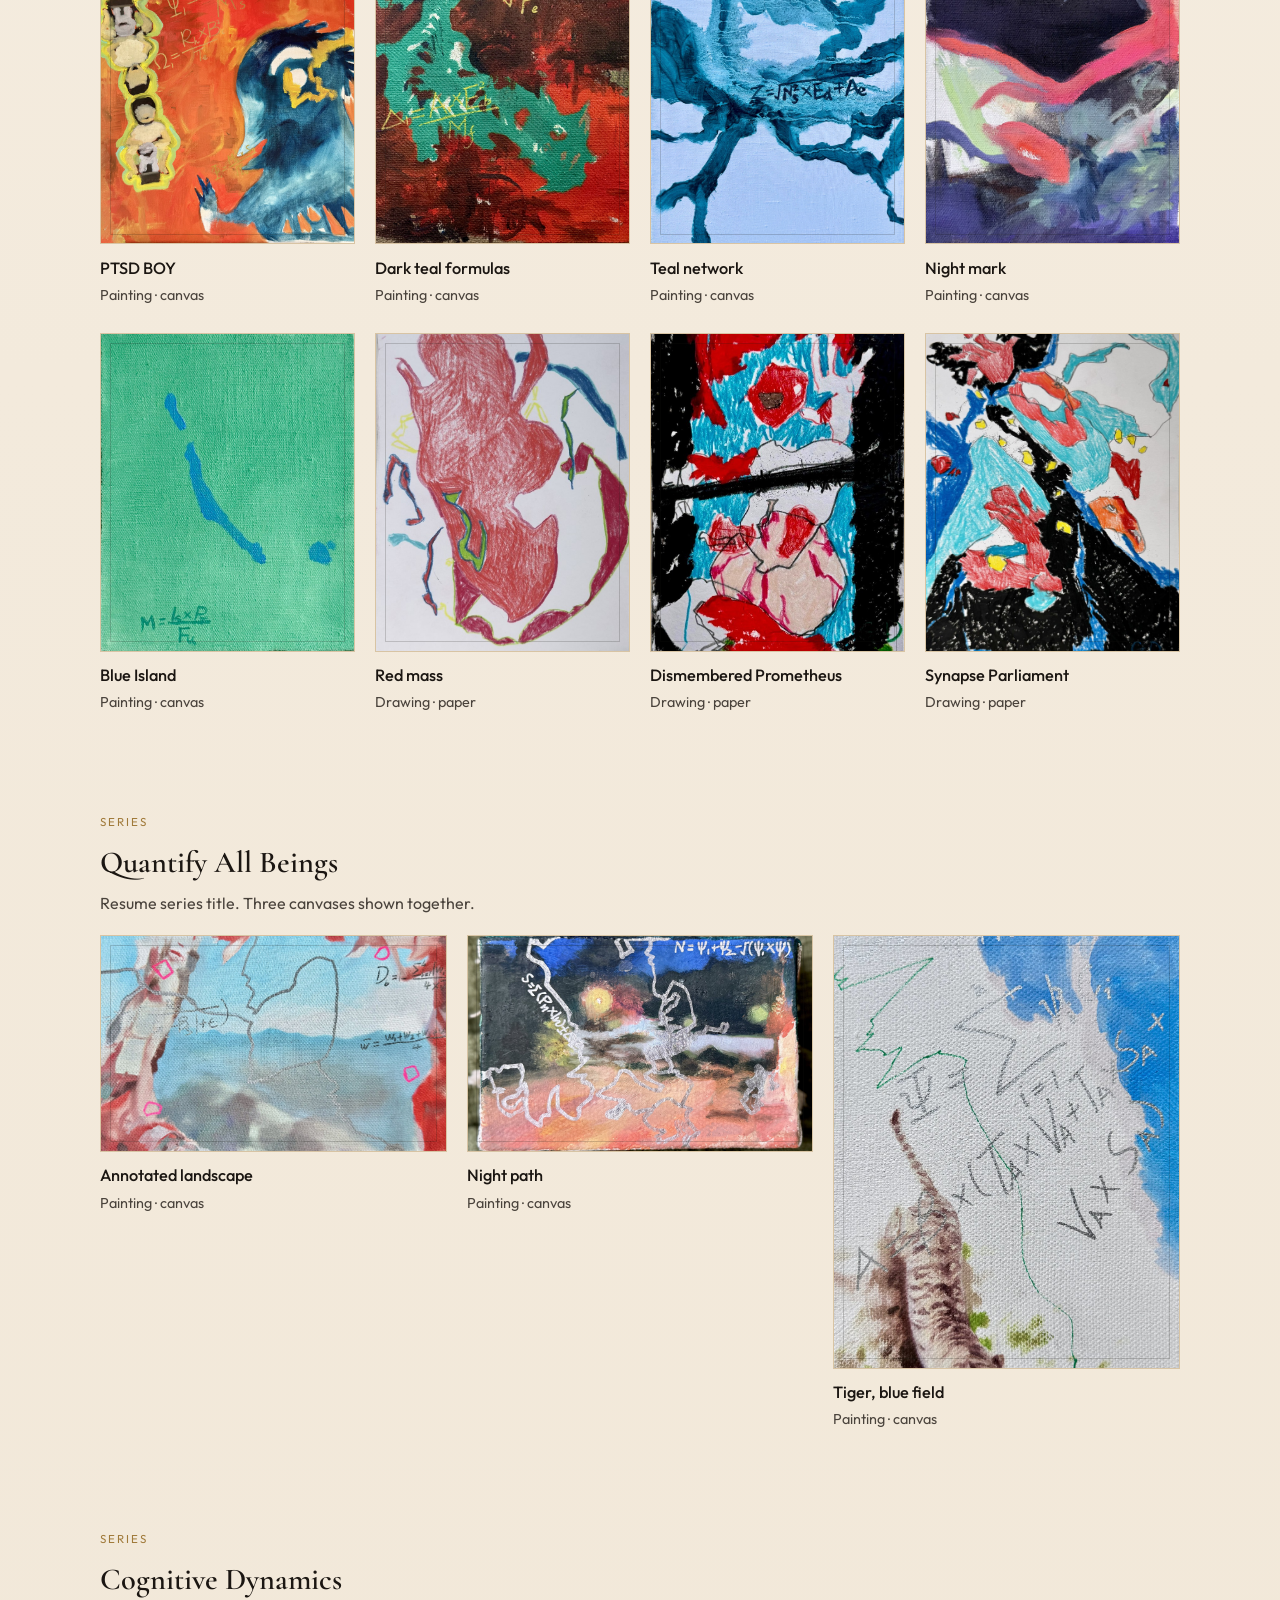
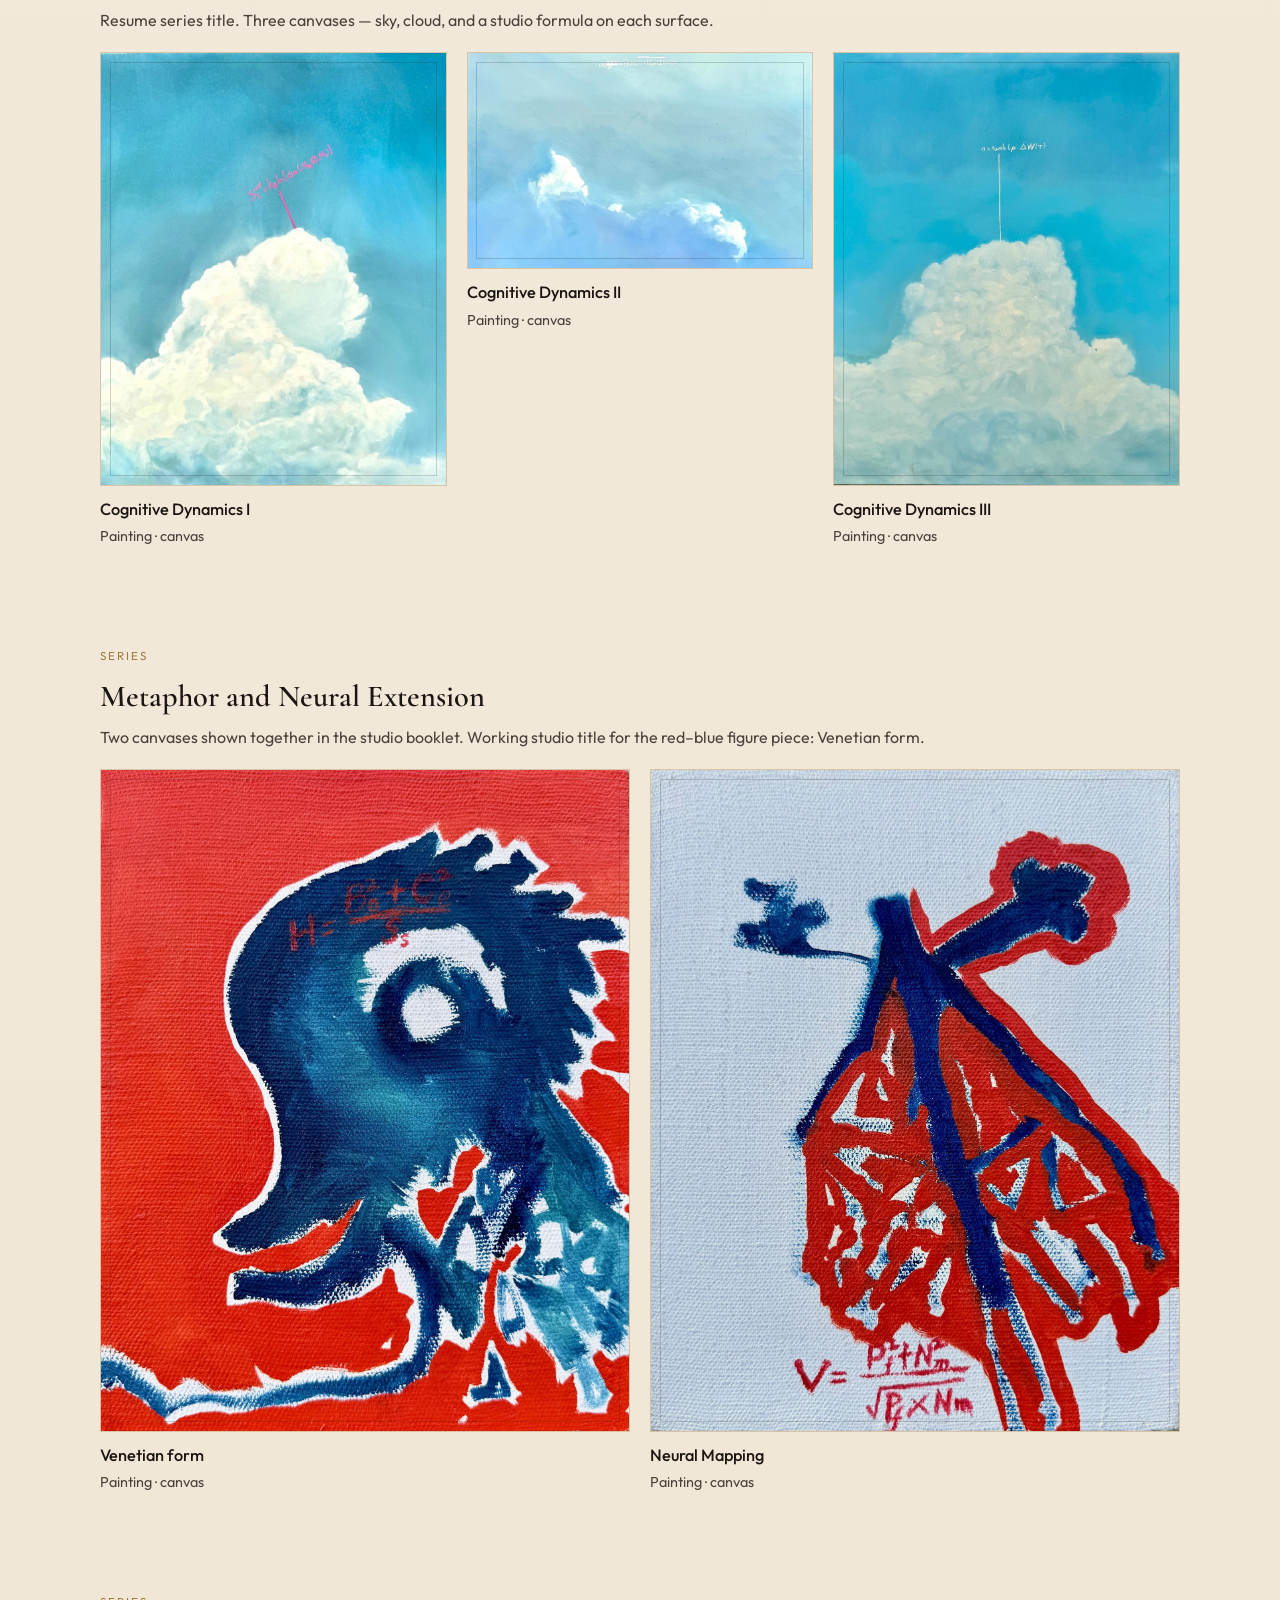
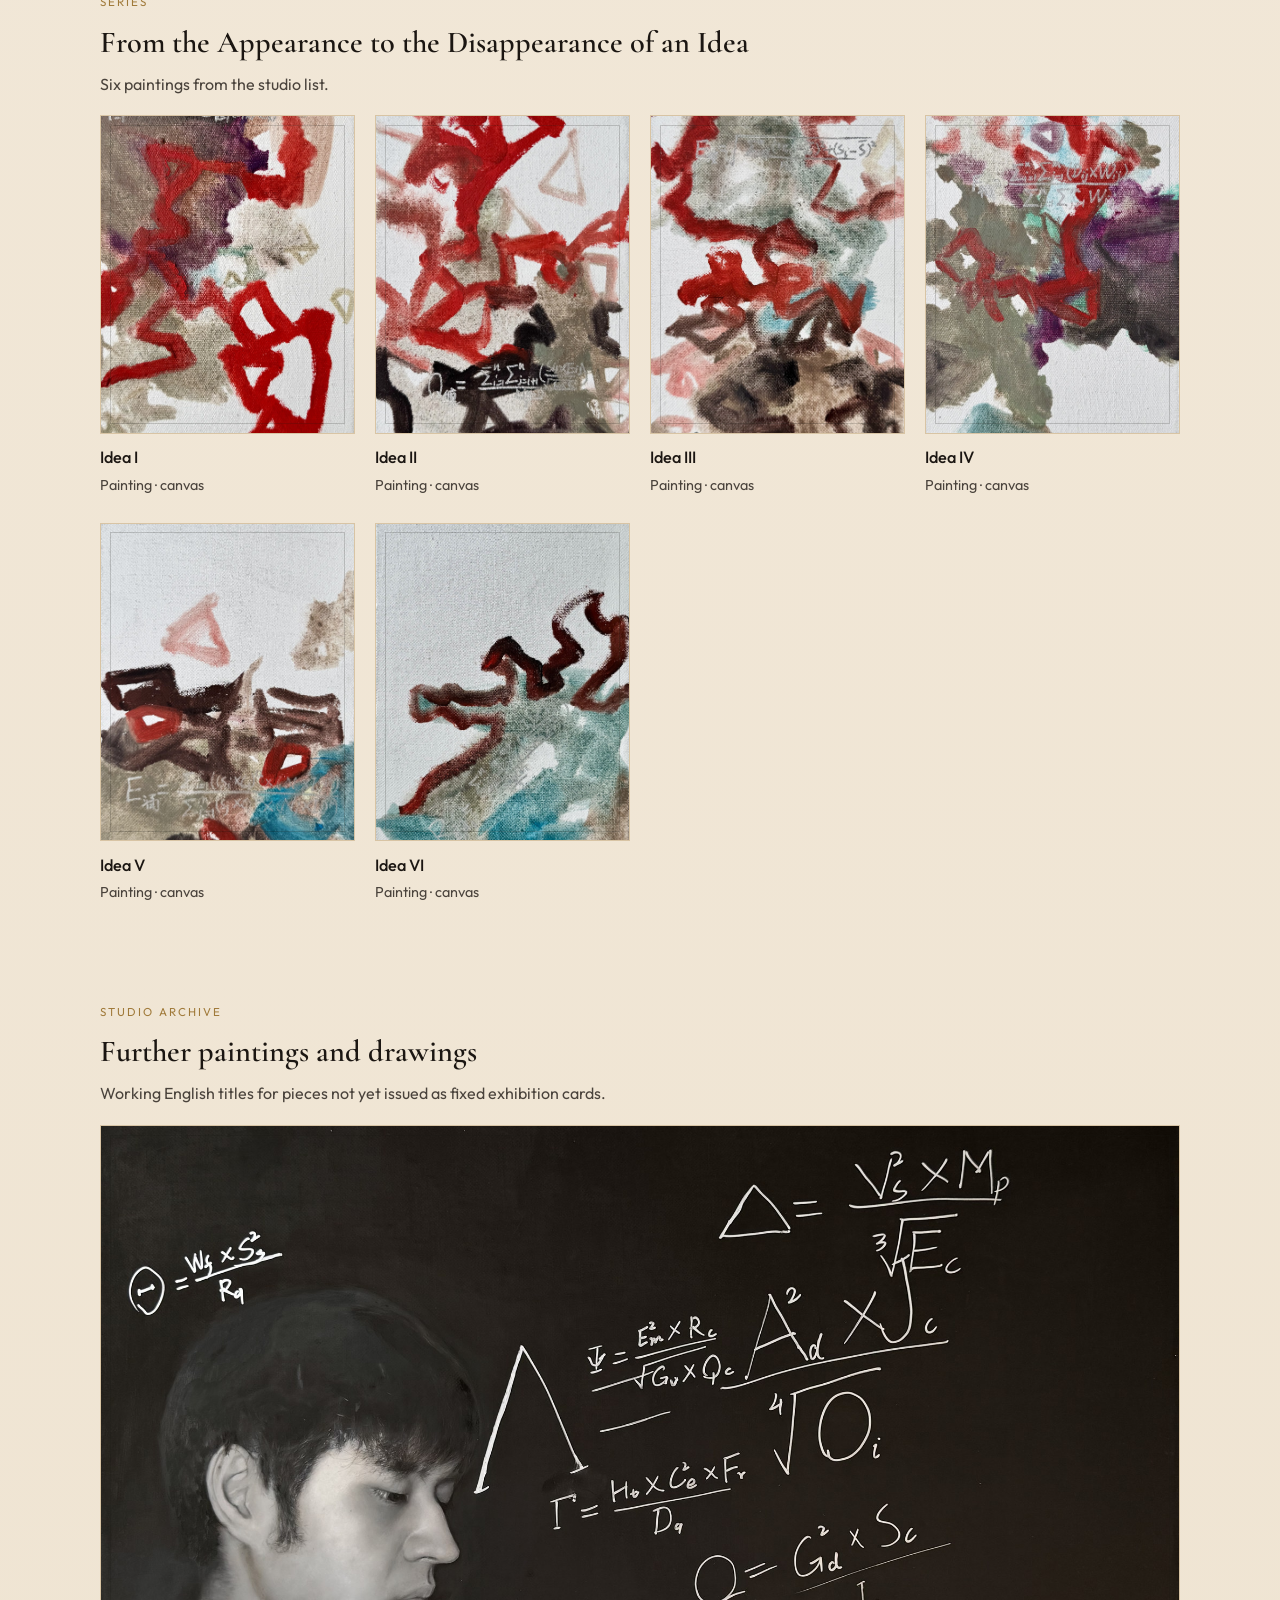
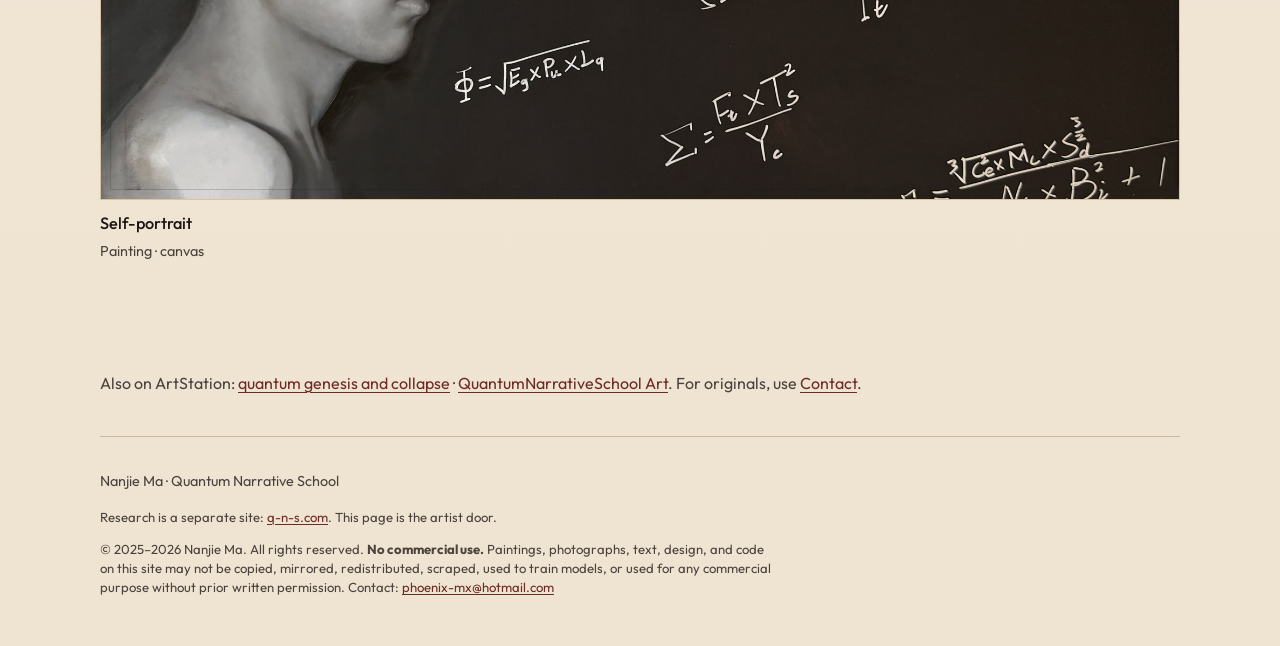
<file: docs/painting.html>
<!DOCTYPE html>
<html lang="en">
<head>
  <meta charset="utf-8">
  <meta name="viewport" content="width=device-width, initial-scale=1">
  <title>Painting — Nanjie Ma</title>
  <meta name="description" content="Paintings by Nanjie Ma. Titles from the studio list. Quantum Narrative School, Venezia.">
  <meta name="copyright" content="© 2025–2026 Nanjie Ma. All rights reserved. No commercial use. All rights reserved.">
  <meta name="rights" content="All rights reserved. Paintings, photographs, and site text may not be copied or used commercially without prior written permission.">
  <!--
    Copyright © 2025–2026 Nanjie Ma. Studio name: Quantum Narrative School.
    All rights reserved. No commercial use of any kind. No copying, mirroring, scraping, model training, or misappropriation of images or text without written permission.
  -->
  <link rel="icon" href="assets/img/mark.svg" type="image/svg+xml">
  <link rel="preconnect" href="https://fonts.googleapis.com">
  <link rel="preconnect" href="https://fonts.gstatic.com" crossorigin>
  <link href="https://fonts.googleapis.com/css2?family=Cormorant+Garamond:ital,wght@0,500;0,600;1,500&family=Outfit:wght@300;400;500&display=swap" rel="stylesheet">
  <link rel="stylesheet" href="assets/css/site.css">
</head>
<body>
  <header class="site-header">
    <p class="mark"><a href="index.html">Nanjie Ma</a></p>
    <nav>
      <a href="index.html">Home</a>
      <a href="painting.html" aria-current="page">Painting</a>
      <a href="photography.html">Photography</a>
      <a href="exhibition.html">Exhibition</a>
      <a href="about.html">About</a>
      <a href="cv.html">CV</a>
      <a href="contact.html">Contact</a>
    </nav>
  </header>
  <main>
    <section class="page-head">
      <p class="kicker">Painting</p>
      <h1>Work on the wall.</h1>
      <p>English titles follow the studio resume list. Marks on the canvas include original formulas the studio divides into three kinds: <em>operational</em> (meant to be calculated or worked through), <em>adjustment-in-progress</em> (still being tuned), and <em>metaphorical</em> (analogy on the surface). Operational marks are runnable studio calculations with the image — not ornament. Longer theoretical writing lives on a separate site.</p>
    </section>

    <section class="series" id="quantum-narrative-matrix">
      <p class="kicker">Series</p>
      <h2>Quantum Narrative Matrix</h2>
      <p class="note">Studio series title. Seven canvases from the resume list.</p>
      <ul class="grid">
        <li>
          <a class="card" href="work/quantum-genesis.html">
            <div class="frame"><img src="assets/img/quantum-genesis.jpg" alt="Quantum Genesis" width="1332" height="2000" loading="lazy"></div>
            <h3>Quantum Genesis</h3>
            <p>Painting · canvas · 2025</p>
          </a>
        </li>
        <li>
          <a class="card" href="work/collapse.html">
            <div class="frame"><img src="assets/img/collapse.jpg" alt="Collapse" width="1500" height="1999" loading="lazy"></div>
            <h3>Collapse</h3>
            <p>Painting · canvas</p>
          </a>
        </li>
        <li>
          <a class="card" href="work/white-tiger.html">
            <div class="frame"><img src="assets/img/white-tiger.jpg" alt="White Tiger" width="1042" height="2000" loading="lazy"></div>
            <h3>White Tiger</h3>
            <p>Painting · canvas</p>
          </a>
        </li>
        <li>
          <a class="card" href="assets/img/transition-coordinates.jpg">
            <div class="frame landscape"><img src="assets/img/transition-coordinates.jpg" alt="Transition Coordinates" width="1024" height="834" loading="lazy"></div>
            <h3>Transition Coordinates</h3>
            <p>Painting · canvas</p>
          </a>
        </li>
        <li>
          <a class="card" href="assets/img/logic-series.jpg">
            <div class="frame"><img src="assets/img/logic-series.jpg" alt="Logic series" width="1298" height="2000" loading="lazy"></div>
            <h3>Logic series</h3>
            <p>Painting · canvas</p>
          </a>
        </li>
        <li>
          <a class="card" href="assets/img/construction.jpg">
            <div class="frame"><img src="assets/img/construction.jpg" alt="Construction" width="1112" height="2000" loading="lazy"></div>
            <h3>Construction</h3>
            <p>Painting · canvas</p>
          </a>
        </li>
        <li>
          <a class="card" href="assets/img/red-wave.jpg">
            <div class="frame"><img src="assets/img/red-wave.jpg" alt="Red wave with painted notation" width="1115" height="2000" loading="lazy"></div>
            <h3>Red wave</h3>
            <p>Painting · canvas</p>
          </a>
        </li>
      </ul>
    </section>

    <section class="series" id="synapse-first-democratic-republic">
      <p class="kicker">Series</p>
      <h2>Synapse First Democratic Republic</h2>
      <p class="note">Resume series title. Five canvases and three works on paper.</p>
      <ul class="grid">
        <li>
          <a class="card" href="assets/img/ptsd-boy.jpg">
            <div class="frame"><img src="assets/img/ptsd-boy.jpg" alt="PTSD BOY" width="1764" height="2000" loading="lazy"></div>
            <h3>PTSD BOY</h3>
            <p>Painting · canvas</p>
          </a>
        </li>
        <li>
          <a class="card" href="assets/img/dark-teal-formulas.jpg">
            <div class="frame"><img src="assets/img/dark-teal-formulas.jpg" alt="Dark teal formulas" width="1637" height="2000" loading="lazy"></div>
            <h3>Dark teal formulas</h3>
            <p>Painting · canvas</p>
          </a>
        </li>
        <li>
          <a class="card" href="assets/img/formula-teal-network.jpg">
            <div class="frame"><img src="assets/img/formula-teal-network.jpg" alt="Teal network with painted notation" width="1297" height="2000" loading="lazy"></div>
            <h3>Teal network</h3>
            <p>Painting · canvas</p>
          </a>
        </li>
        <li>
          <a class="card" href="assets/img/night-mark.jpg">
            <div class="frame"><img src="assets/img/night-mark.jpg" alt="Night field with pink mark" width="1130" height="2000" loading="lazy"></div>
            <h3>Night mark</h3>
            <p>Painting · canvas</p>
          </a>
        </li>
        <li>
          <a class="card" href="assets/img/blue-island.jpg">
            <div class="frame"><img src="assets/img/blue-island.jpg" alt="Blue Island" width="1594" height="2000" loading="lazy"></div>
            <h3>Blue Island</h3>
            <p>Painting · canvas</p>
          </a>
        </li>
        <li>
          <a class="card" href="assets/img/drawing-red-mass.jpg">
            <div class="frame"><img src="assets/img/drawing-red-mass.jpg" alt="Red mass" width="1560" height="1999" loading="lazy"></div>
            <h3>Red mass</h3>
            <p>Drawing · paper</p>
          </a>
        </li>
        <li>
          <a class="card" href="assets/img/dismembered-prometheus.jpg">
            <div class="frame"><img src="assets/img/dismembered-prometheus.jpg" alt="Dismembered Prometheus" width="725" height="1024" loading="lazy"></div>
            <h3>Dismembered Prometheus</h3>
            <p>Drawing · paper</p>
          </a>
        </li>
        <li>
          <a class="card" href="work/synapse-parliament.html">
            <div class="frame"><img src="assets/img/synapse-parliament.jpg" alt="Synapse Parliament" width="1561" height="2000" loading="lazy"></div>
            <h3>Synapse Parliament</h3>
            <p>Drawing · paper</p>
          </a>
        </li>
      </ul>
    </section>

    <section class="series" id="quantify-all-beings">
      <p class="kicker">Series</p>
      <h2>Quantify All Beings</h2>
      <p class="note">Resume series title. Three canvases shown together.</p>
      <ul class="grid">
        <li>
          <a class="card" href="assets/img/landscape-formulas.jpg">
            <div class="frame landscape"><img src="assets/img/landscape-formulas.jpg" alt="Annotated landscape" width="2000" height="1123" loading="lazy"></div>
            <h3>Annotated landscape</h3>
            <p>Painting · canvas</p>
          </a>
        </li>
        <li>
          <a class="card" href="assets/img/night-path.jpg">
            <div class="frame landscape"><img src="assets/img/night-path.jpg" alt="Night path with painted notation" width="2000" height="1333" loading="lazy"></div>
            <h3>Night path</h3>
            <p>Painting · canvas</p>
          </a>
        </li>
        <li>
          <a class="card" href="assets/img/tiger-blue-field.jpg">
            <div class="frame"><img src="assets/img/tiger-blue-field.jpg" alt="Tiger, blue field" width="1100" height="1999" loading="lazy"></div>
            <h3>Tiger, blue field</h3>
            <p>Painting · canvas</p>
          </a>
        </li>
      </ul>
    </section>

    <section class="series" id="cognitive-dynamics">
      <p class="kicker">Series</p>
      <h2>Cognitive Dynamics</h2>
      <p class="note">Resume series title. Three canvases — sky, cloud, and a studio formula on each surface.</p>
      <ul class="grid">
        <li>
          <a class="card" href="assets/img/cognitive-dynamics-01.jpg">
            <div class="frame"><img src="assets/img/cognitive-dynamics-01.jpg" alt="Cognitive Dynamics I" width="937" height="1024" loading="lazy"></div>
            <h3>Cognitive Dynamics I</h3>
            <p>Painting · canvas</p>
          </a>
        </li>
        <li>
          <a class="card" href="assets/img/cognitive-dynamics-02.jpg">
            <div class="frame landscape"><img src="assets/img/cognitive-dynamics-02.jpg" alt="Cognitive Dynamics II" width="1024" height="949" loading="lazy"></div>
            <h3>Cognitive Dynamics II</h3>
            <p>Painting · canvas</p>
          </a>
        </li>
        <li>
          <a class="card" href="assets/img/cognitive-dynamics-03.jpg">
            <div class="frame"><img src="assets/img/cognitive-dynamics-03.jpg" alt="Cognitive Dynamics III" width="933" height="1024" loading="lazy"></div>
            <h3>Cognitive Dynamics III</h3>
            <p>Painting · canvas</p>
          </a>
        </li>
      </ul>
    </section>

    <section class="series" id="metaphor-neural-extension">
      <p class="kicker">Series</p>
      <h2>Metaphor and Neural Extension</h2>
      <p class="note">Two canvases shown together in the studio booklet. Working studio title for the red–blue figure piece: Venetian form.</p>
      <ul class="grid">
        <li>
          <a class="card" href="work/venetian-form.html">
            <div class="frame"><img src="assets/img/hero-venetian-form.jpg" alt="Venetian form" width="1586" height="2000" loading="lazy"></div>
            <h3>Venetian form</h3>
            <p>Painting · canvas</p>
          </a>
        </li>
        <li>
          <a class="card" href="work/neural-mapping.html">
            <div class="frame"><img src="assets/img/neural-mapping.jpg" alt="Neural Mapping" width="1595" height="2000" loading="lazy"></div>
            <h3>Neural Mapping</h3>
            <p>Painting · canvas</p>
          </a>
        </li>
      </ul>
    </section>

    <section class="series" id="idea-series">
      <p class="kicker">Series</p>
      <h2>From the Appearance to the Disappearance of an Idea</h2>
      <p class="note">Six paintings from the studio list.</p>
      <ul class="grid">
        <li>
          <a class="card" href="assets/img/idea-01.jpg">
            <div class="frame"><img src="assets/img/idea-01.jpg" alt="From the Appearance to the Disappearance of an Idea, no. 1" width="1118" height="2000" loading="lazy"></div>
            <h3>Idea I</h3>
            <p>Painting · canvas</p>
          </a>
        </li>
        <li>
          <a class="card" href="assets/img/idea-02.jpg">
            <div class="frame"><img src="assets/img/idea-02.jpg" alt="From the Appearance to the Disappearance of an Idea, no. 2" width="1104" height="2000" loading="lazy"></div>
            <h3>Idea II</h3>
            <p>Painting · canvas</p>
          </a>
        </li>
        <li>
          <a class="card" href="assets/img/idea-03.jpg">
            <div class="frame"><img src="assets/img/idea-03.jpg" alt="From the Appearance to the Disappearance of an Idea, no. 3" width="1099" height="2000" loading="lazy"></div>
            <h3>Idea III</h3>
            <p>Painting · canvas</p>
          </a>
        </li>
        <li>
          <a class="card" href="assets/img/idea-04.jpg">
            <div class="frame"><img src="assets/img/idea-04.jpg" alt="From the Appearance to the Disappearance of an Idea, no. 4" width="1133" height="2000" loading="lazy"></div>
            <h3>Idea IV</h3>
            <p>Painting · canvas</p>
          </a>
        </li>
        <li>
          <a class="card" href="assets/img/idea-05.jpg">
            <div class="frame"><img src="assets/img/idea-05.jpg" alt="From the Appearance to the Disappearance of an Idea, no. 5" width="1127" height="2000" loading="lazy"></div>
            <h3>Idea V</h3>
            <p>Painting · canvas</p>
          </a>
        </li>
        <li>
          <a class="card" href="assets/img/idea-06.jpg">
            <div class="frame"><img src="assets/img/idea-06.jpg" alt="From the Appearance to the Disappearance of an Idea, no. 6" width="1138" height="2000" loading="lazy"></div>
            <h3>Idea VI</h3>
            <p>Painting · canvas</p>
          </a>
        </li>
      </ul>
    </section>

    <section class="series" id="studio-archive">
      <p class="kicker">Studio archive</p>
      <h2>Further paintings and drawings</h2>
      <p class="note">Working English titles for pieces not yet issued as fixed exhibition cards.</p>
      <ul class="grid">
        <li>
          <a class="card" href="assets/img/profile-formulas.jpg">
            <div class="frame landscape"><img src="assets/img/profile-formulas.jpg" alt="Self-portrait with painted formulas" width="2000" height="1426" loading="lazy"></div>
            <h3>Self-portrait</h3>
            <p>Painting · canvas</p>
          </a>
        </li>
      </ul>
    </section>

    <p class="note" style="margin-bottom:2.5rem">Also on ArtStation: <a href="https://www.artstation.com/artwork/x36BGm">quantum genesis and collapse</a> · <a href="https://www.artstation.com/artwork/zxYxbw">QuantumNarrativeSchool Art</a>. For originals, use <a href="contact.html">Contact</a>.</p>
  </main>
  <footer class="site-footer" id="rights">
    <p>Nanjie Ma · Quantum Narrative School</p>
    <p class="small">Research is a separate site: <a href="https://www.q-n-s.com/">q-n-s.com</a>. This page is the artist door.</p>
    <p class="small legal">© 2025–2026 Nanjie Ma. All rights reserved. <strong>No commercial use.</strong> Paintings, photographs, text, design, and code on this site may not be copied, mirrored, redistributed, scraped, used to train models, or used for any commercial purpose without prior written permission. Contact: <a href="mailto:phoenix-mx@hotmail.com">phoenix-mx@hotmail.com</a></p>
  </footer>
</body>
</html>
</file>
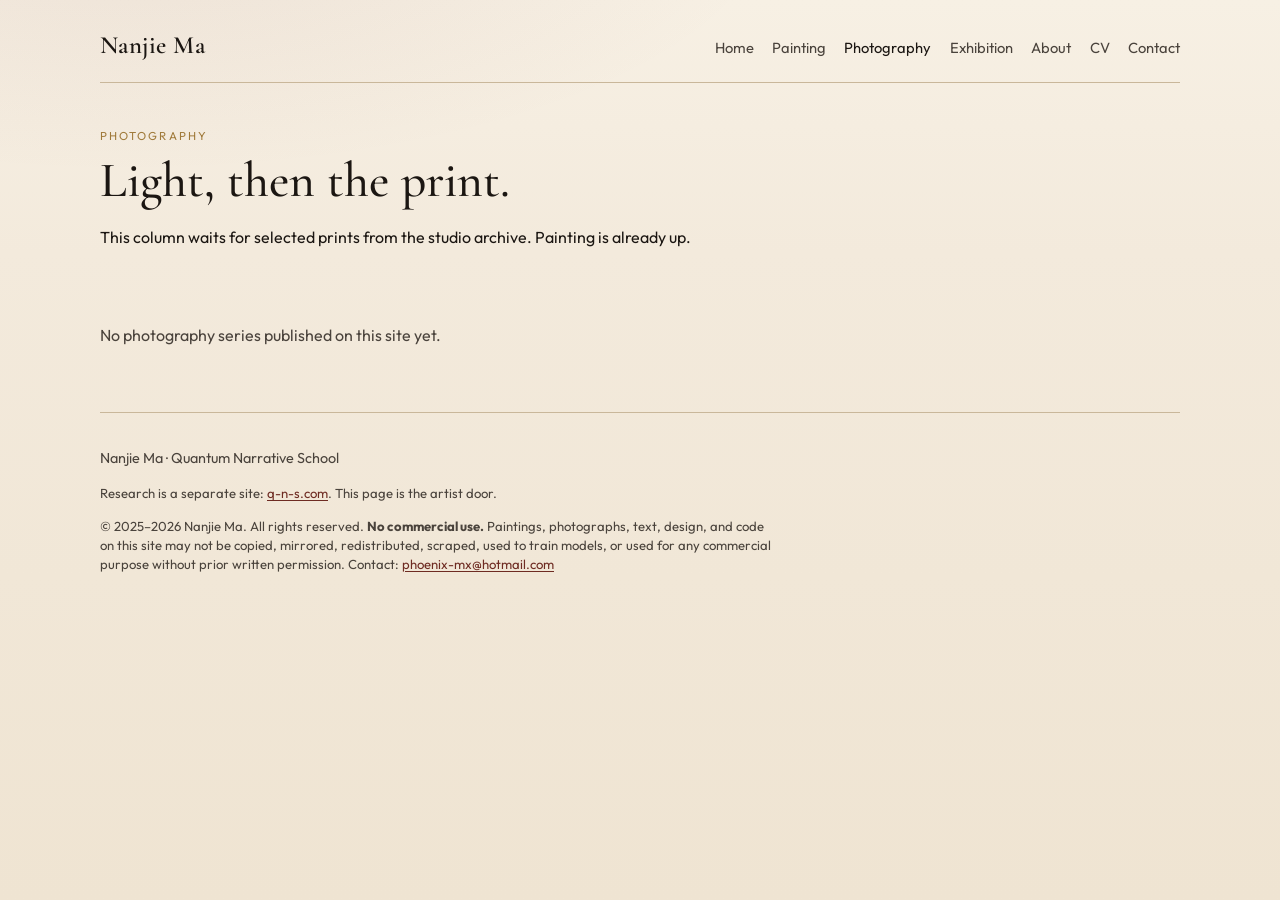
<file: docs/photography.html>
<!DOCTYPE html>
<html lang="en">
<head>
  <meta charset="utf-8">
  <meta name="viewport" content="width=device-width, initial-scale=1">
  <title>Photography — Nanjie Ma</title>
  <meta name="description" content="Photography by Nanjie Ma. Series to be filed from the studio archive.">
  <meta name="copyright" content="© 2025–2026 Nanjie Ma. All rights reserved. No commercial use. All rights reserved.">
  <meta name="rights" content="All rights reserved. Paintings, photographs, and site text may not be copied or used commercially without prior written permission.">
  <!--
    Copyright © 2025–2026 Nanjie Ma. Studio name: Quantum Narrative School.
    All rights reserved. No commercial use of any kind. No copying, mirroring, scraping, model training, or misappropriation of images or text without written permission.
  -->
  <link rel="icon" href="assets/img/mark.svg" type="image/svg+xml">
  <link rel="preconnect" href="https://fonts.googleapis.com">
  <link rel="preconnect" href="https://fonts.gstatic.com" crossorigin>
  <link href="https://fonts.googleapis.com/css2?family=Cormorant+Garamond:ital,wght@0,500;0,600;1,500&family=Outfit:wght@300;400;500&display=swap" rel="stylesheet">
  <link rel="stylesheet" href="assets/css/site.css">
</head>
<body>
  <header class="site-header">
    <p class="mark"><a href="index.html">Nanjie Ma</a></p>
    <nav>
      <a href="index.html">Home</a>
      <a href="painting.html">Painting</a>
      <a href="photography.html" aria-current="page">Photography</a>
      <a href="exhibition.html">Exhibition</a>
      <a href="about.html">About</a>
      <a href="cv.html">CV</a>
      <a href="contact.html">Contact</a>
    </nav>
  </header>
  <main>
    <section class="page-head">
      <p class="kicker">Photography</p>
      <h1>Light, then the print.</h1>
      <p>This column waits for selected prints from the studio archive. Painting is already up.</p>
    </section>
    <div class="empty-state">
      <p>No photography series published on this site yet.</p>
    </div>
  </main>
  <footer class="site-footer" id="rights">
    <p>Nanjie Ma · Quantum Narrative School</p>
    <p class="small">Research is a separate site: <a href="https://www.q-n-s.com/">q-n-s.com</a>. This page is the artist door.</p>
    <p class="small legal">© 2025–2026 Nanjie Ma. All rights reserved. <strong>No commercial use.</strong> Paintings, photographs, text, design, and code on this site may not be copied, mirrored, redistributed, scraped, used to train models, or used for any commercial purpose without prior written permission. Contact: <a href="mailto:phoenix-mx@hotmail.com">phoenix-mx@hotmail.com</a></p>
  </footer>
</body>
</html>
</file>
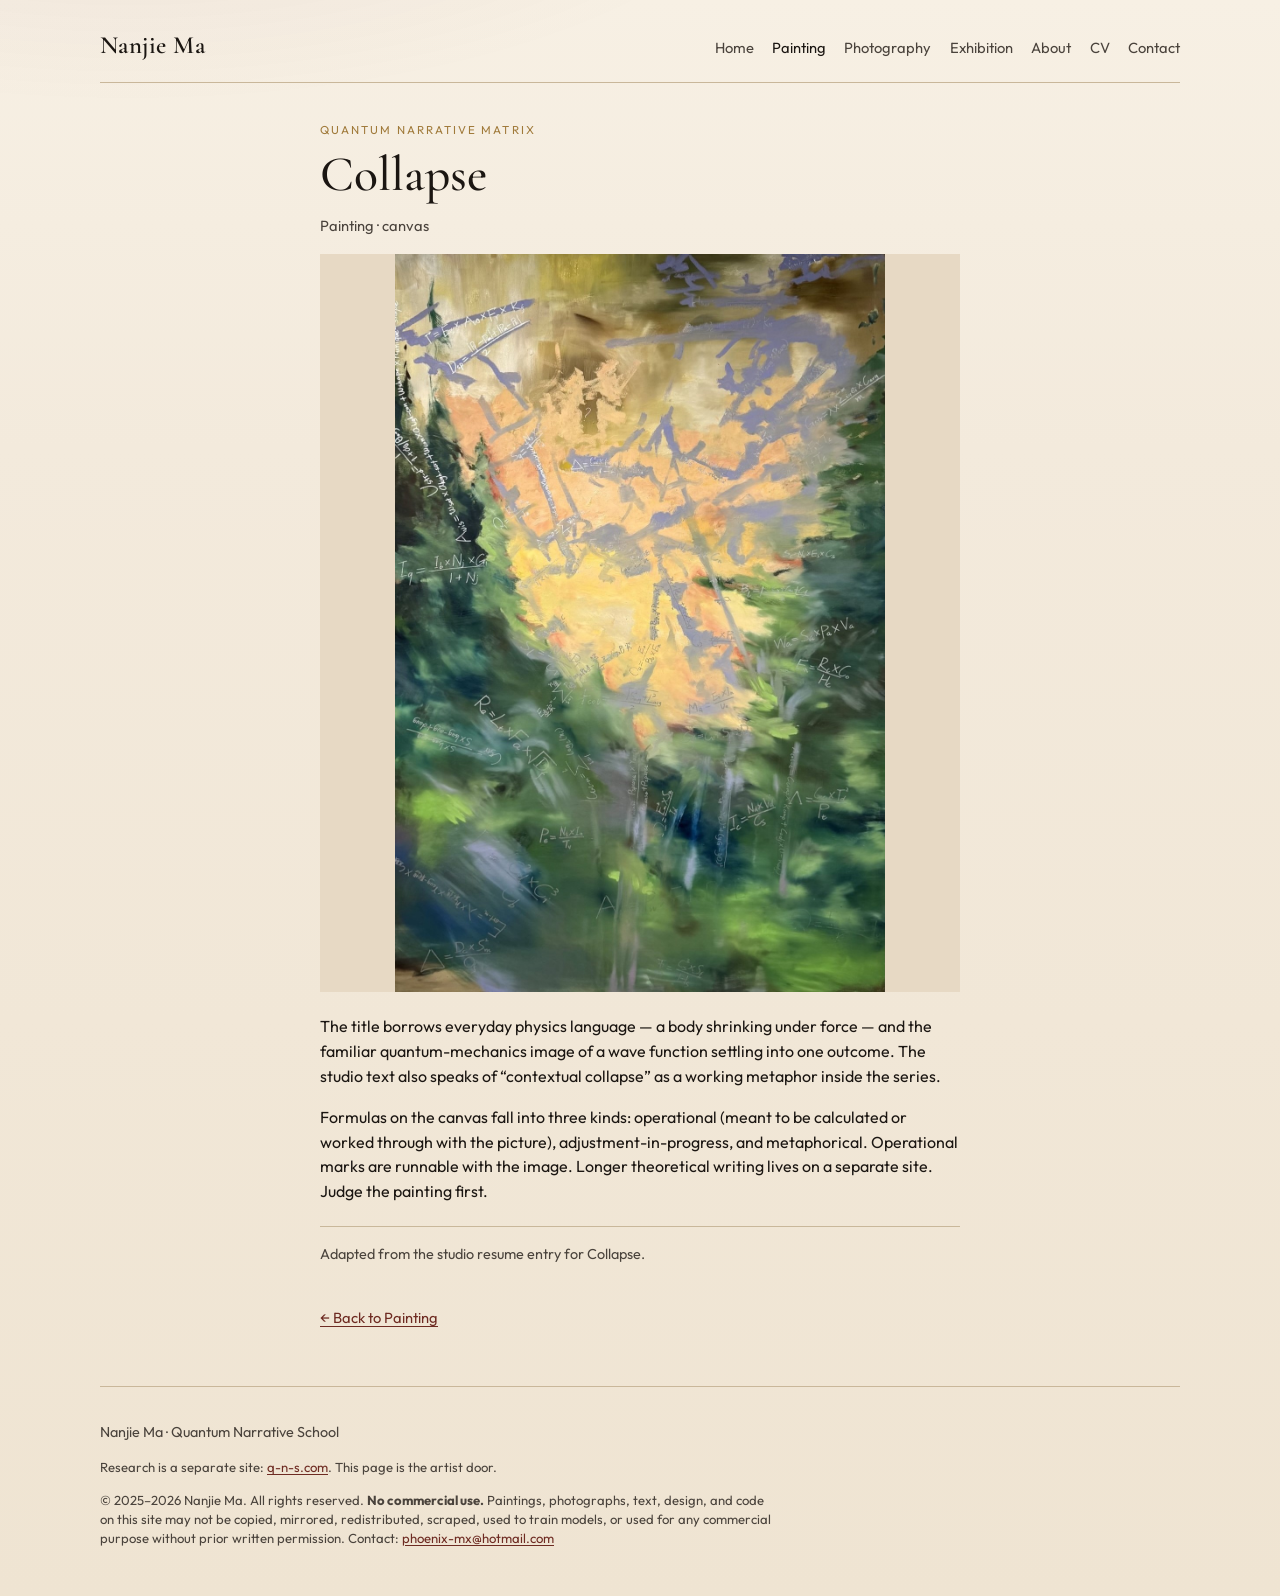
<file: docs/work/collapse.html>
<!DOCTYPE html>
<html lang="en">
<head>
  <meta charset="utf-8">
  <meta name="viewport" content="width=device-width, initial-scale=1">
  <title>Collapse — Nanjie Ma</title>
  <meta name="description" content="Collapse, painting by Nanjie Ma. Studio formulas — some operational with the image.">
  <meta name="copyright" content="© 2025–2026 Nanjie Ma. All rights reserved. No commercial use. All rights reserved.">
  <meta name="rights" content="All rights reserved. Paintings, photographs, and site text may not be copied or used commercially without prior written permission.">
  <!--
    Copyright © 2025–2026 Nanjie Ma. Studio name: Quantum Narrative School.
    All rights reserved. No commercial use of any kind. No copying, mirroring, scraping, model training, or misappropriation of images or text without written permission.
  -->
  <link rel="icon" href="../assets/img/mark.svg" type="image/svg+xml">
  <link rel="preconnect" href="https://fonts.googleapis.com">
  <link rel="preconnect" href="https://fonts.gstatic.com" crossorigin>
  <link href="https://fonts.googleapis.com/css2?family=Cormorant+Garamond:ital,wght@0,500;0,600;1,500&family=Outfit:wght@300;400;500&display=swap" rel="stylesheet">
  <link rel="stylesheet" href="../assets/css/site.css">
</head>
<body>
  <header class="site-header">
    <p class="mark"><a href="../index.html">Nanjie Ma</a></p>
    <nav>
      <a href="../index.html">Home</a>
      <a href="../painting.html" aria-current="page">Painting</a>
      <a href="../photography.html">Photography</a>
      <a href="../exhibition.html">Exhibition</a>
      <a href="../about.html">About</a>
      <a href="../cv.html">CV</a>
      <a href="../contact.html">Contact</a>
    </nav>
  </header>
  <main class="work-page prose">
    <p class="kicker">Quantum Narrative Matrix</p>
    <h1>Collapse</h1>
    <p class="work-meta">Painting · canvas</p>
    <figure class="work-figure">
      <img src="../assets/img/collapse.jpg" alt="Collapse" width="1500" height="1999">
    </figure>
    <p>The title borrows everyday physics language — a body shrinking under force — and the familiar quantum-mechanics image of a wave function settling into one outcome. The studio text also speaks of “contextual collapse” as a working metaphor inside the series.</p>
    <p>Formulas on the canvas fall into three kinds: operational (meant to be calculated or worked through with the picture), adjustment-in-progress, and metaphorical. Operational marks are runnable with the image. Longer theoretical writing lives on a separate site. Judge the painting first.</p>
    <p class="work-note">Adapted from the studio resume entry for Collapse.</p>
    <p><a class="back" href="../painting.html#quantum-narrative-matrix">← Back to Painting</a></p>
  </main>
  <footer class="site-footer" id="rights">
    <p>Nanjie Ma · Quantum Narrative School</p>
    <p class="small">Research is a separate site: <a href="https://www.q-n-s.com/">q-n-s.com</a>. This page is the artist door.</p>
    <p class="small legal">© 2025–2026 Nanjie Ma. All rights reserved. <strong>No commercial use.</strong> Paintings, photographs, text, design, and code on this site may not be copied, mirrored, redistributed, scraped, used to train models, or used for any commercial purpose without prior written permission. Contact: <a href="mailto:phoenix-mx@hotmail.com">phoenix-mx@hotmail.com</a></p>
  </footer>
</body>
</html>
</file>
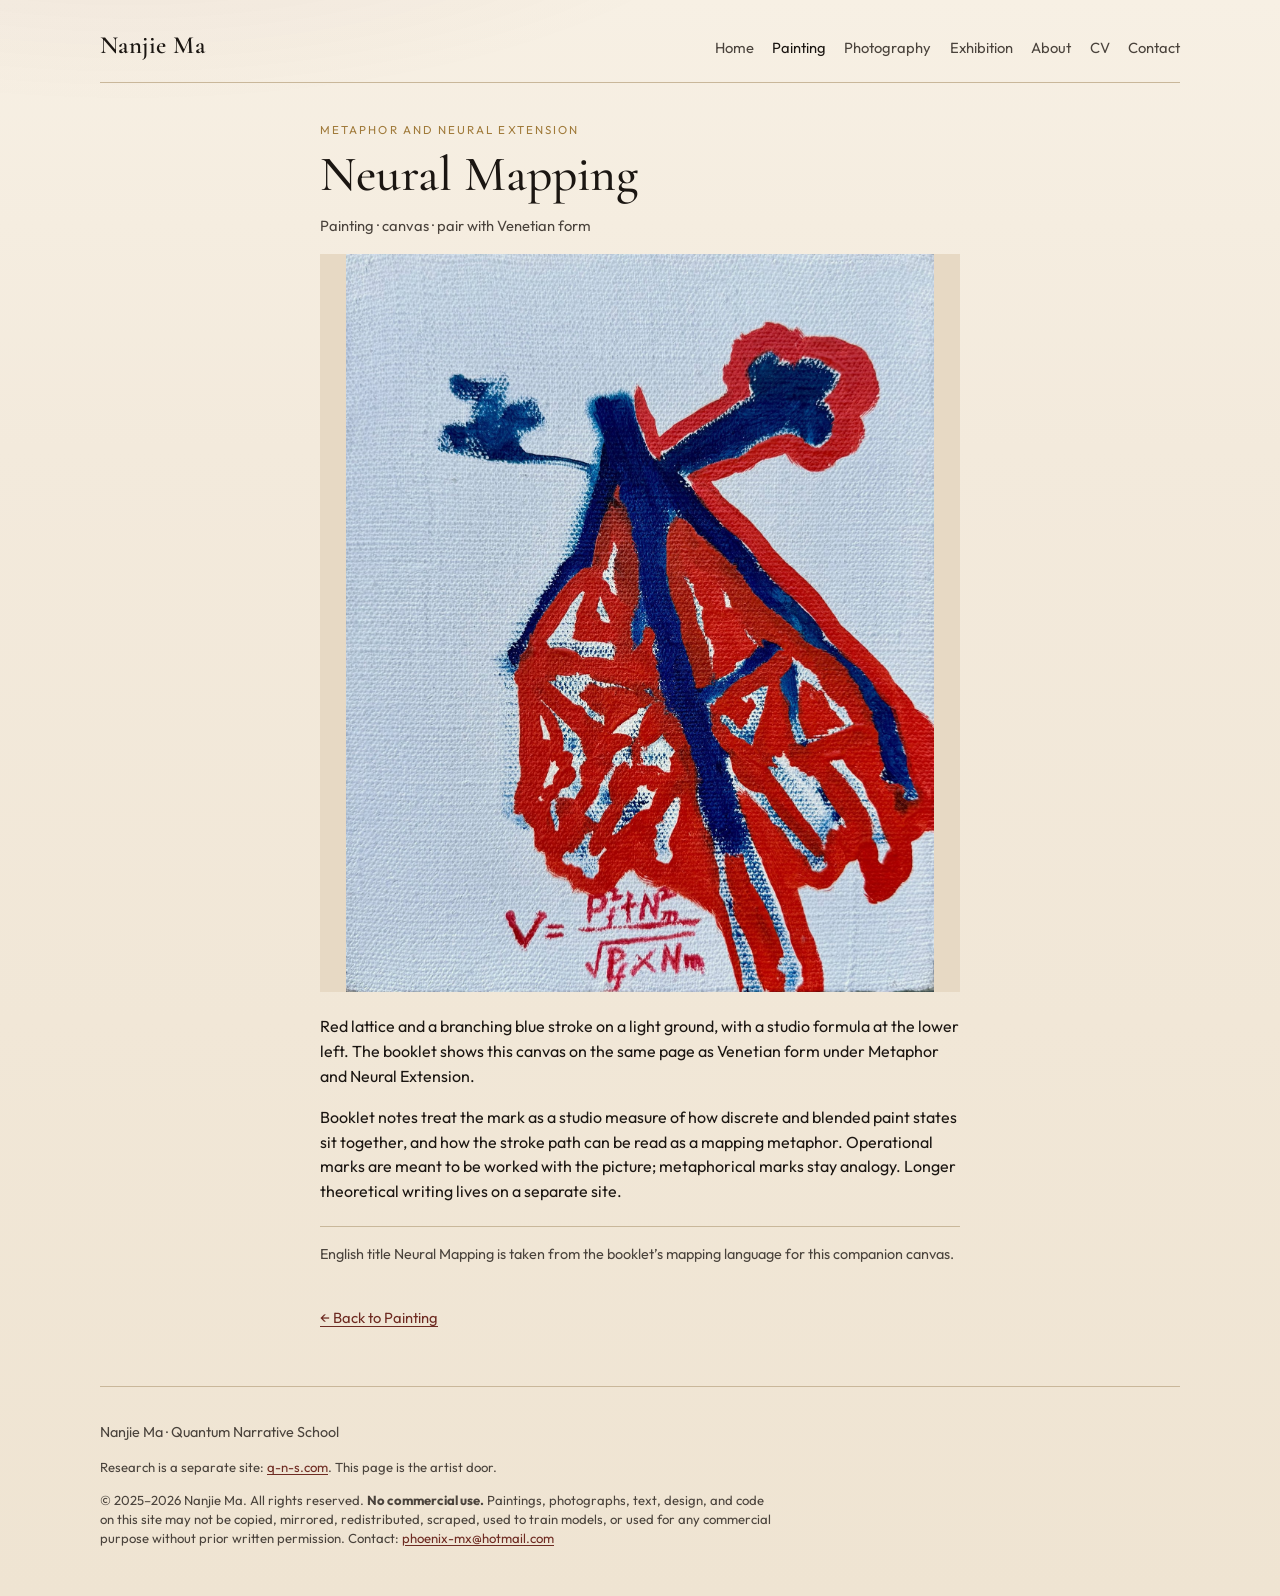
<file: docs/work/neural-mapping.html>
<!DOCTYPE html>
<html lang="en">
<head>
  <meta charset="utf-8">
  <meta name="viewport" content="width=device-width, initial-scale=1">
  <title>Neural Mapping — Nanjie Ma</title>
  <meta name="description" content="Neural Mapping, from the Metaphor and Neural Extension pair. Painting by Nanjie Ma.">
  <meta name="copyright" content="© 2025–2026 Nanjie Ma. All rights reserved. No commercial use. All rights reserved.">
  <meta name="rights" content="All rights reserved. Paintings, photographs, and site text may not be copied or used commercially without prior written permission.">
  <!--
    Copyright © 2025–2026 Nanjie Ma. Studio name: Quantum Narrative School.
    All rights reserved. No commercial use of any kind. No copying, mirroring, scraping, model training, or misappropriation of images or text without written permission.
  -->
  <link rel="icon" href="../assets/img/mark.svg" type="image/svg+xml">
  <link rel="preconnect" href="https://fonts.googleapis.com">
  <link rel="preconnect" href="https://fonts.gstatic.com" crossorigin>
  <link href="https://fonts.googleapis.com/css2?family=Cormorant+Garamond:ital,wght@0,500;0,600;1,500&family=Outfit:wght@300;400;500&display=swap" rel="stylesheet">
  <link rel="stylesheet" href="../assets/css/site.css">
</head>
<body>
  <header class="site-header">
    <p class="mark"><a href="../index.html">Nanjie Ma</a></p>
    <nav>
      <a href="../index.html">Home</a>
      <a href="../painting.html" aria-current="page">Painting</a>
      <a href="../photography.html">Photography</a>
      <a href="../exhibition.html">Exhibition</a>
      <a href="../about.html">About</a>
      <a href="../cv.html">CV</a>
      <a href="../contact.html">Contact</a>
    </nav>
  </header>
  <main class="work-page prose">
    <p class="kicker">Metaphor and Neural Extension</p>
    <h1>Neural Mapping</h1>
    <p class="work-meta">Painting · canvas · pair with Venetian form</p>
    <figure class="work-figure">
      <img src="../assets/img/neural-mapping.jpg" alt="Neural Mapping" width="1595" height="2000">
    </figure>
    <p>Red lattice and a branching blue stroke on a light ground, with a studio formula at the lower left. The booklet shows this canvas on the same page as Venetian form under Metaphor and Neural Extension.</p>
    <p>Booklet notes treat the mark as a studio measure of how discrete and blended paint states sit together, and how the stroke path can be read as a mapping metaphor. Operational marks are meant to be worked with the picture; metaphorical marks stay analogy. Longer theoretical writing lives on a separate site.</p>
    <p class="work-note">English title Neural Mapping is taken from the booklet’s mapping language for this companion canvas.</p>
    <p><a class="back" href="../painting.html#metaphor-neural-extension">← Back to Painting</a></p>
  </main>
  <footer class="site-footer" id="rights">
    <p>Nanjie Ma · Quantum Narrative School</p>
    <p class="small">Research is a separate site: <a href="https://www.q-n-s.com/">q-n-s.com</a>. This page is the artist door.</p>
    <p class="small legal">© 2025–2026 Nanjie Ma. All rights reserved. <strong>No commercial use.</strong> Paintings, photographs, text, design, and code on this site may not be copied, mirrored, redistributed, scraped, used to train models, or used for any commercial purpose without prior written permission. Contact: <a href="mailto:phoenix-mx@hotmail.com">phoenix-mx@hotmail.com</a></p>
  </footer>
</body>
</html>
</file>
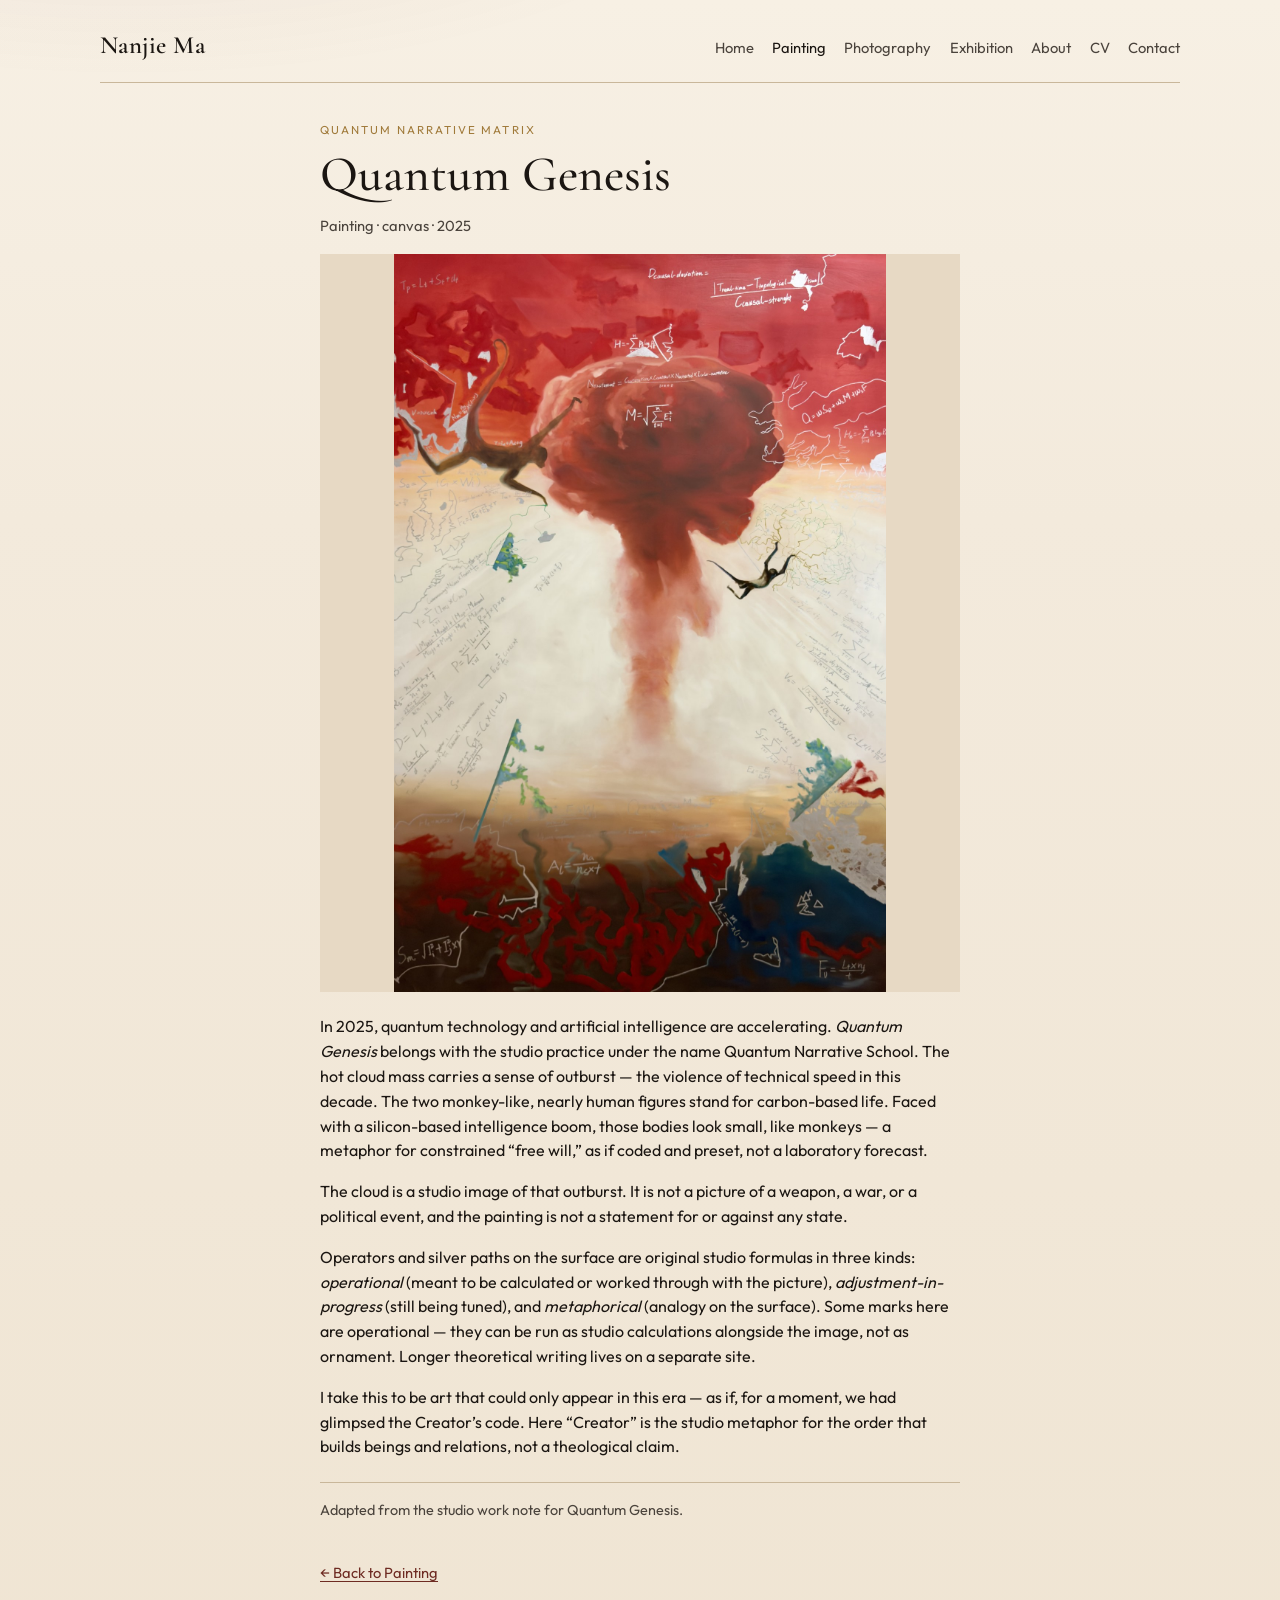
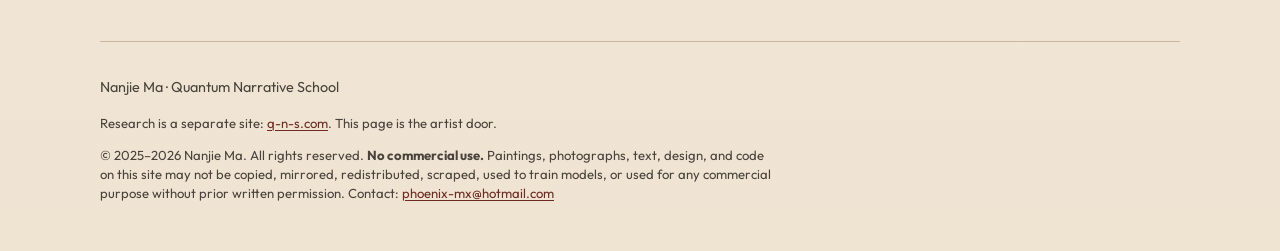
<file: docs/work/quantum-genesis.html>
<!DOCTYPE html>
<html lang="en">
<head>
  <meta charset="utf-8">
  <meta name="viewport" content="width=device-width, initial-scale=1">
  <title>Quantum Genesis — Nanjie Ma</title>
  <meta name="description" content="Quantum Genesis, painting by Nanjie Ma. Studio formulas — some operational and calculable with the image.">
  <meta name="copyright" content="© 2025–2026 Nanjie Ma. All rights reserved. No commercial use. All rights reserved.">
  <meta name="rights" content="All rights reserved. Paintings, photographs, and site text may not be copied or used commercially without prior written permission.">
  <!--
    Copyright © 2025–2026 Nanjie Ma. Studio name: Quantum Narrative School.
    All rights reserved. No commercial use of any kind. No copying, mirroring, scraping, model training, or misappropriation of images or text without written permission.
  -->
  <link rel="icon" href="../assets/img/mark.svg" type="image/svg+xml">
  <link rel="preconnect" href="https://fonts.googleapis.com">
  <link rel="preconnect" href="https://fonts.gstatic.com" crossorigin>
  <link href="https://fonts.googleapis.com/css2?family=Cormorant+Garamond:ital,wght@0,500;0,600;1,500&family=Outfit:wght@300;400;500&display=swap" rel="stylesheet">
  <link rel="stylesheet" href="../assets/css/site.css">
</head>
<body>
  <header class="site-header">
    <p class="mark"><a href="../index.html">Nanjie Ma</a></p>
    <nav>
      <a href="../index.html">Home</a>
      <a href="../painting.html" aria-current="page">Painting</a>
      <a href="../photography.html">Photography</a>
      <a href="../exhibition.html">Exhibition</a>
      <a href="../about.html">About</a>
      <a href="../cv.html">CV</a>
      <a href="../contact.html">Contact</a>
    </nav>
  </header>
  <main class="work-page prose">
    <p class="kicker">Quantum Narrative Matrix</p>
    <h1>Quantum Genesis</h1>
    <p class="work-meta">Painting · canvas · 2025</p>
    <figure class="work-figure">
      <img src="../assets/img/quantum-genesis.jpg" alt="Quantum Genesis" width="1332" height="2000">
    </figure>
    <p>In 2025, quantum technology and artificial intelligence are accelerating. <em>Quantum Genesis</em> belongs with the studio practice under the name Quantum Narrative School. The hot cloud mass carries a sense of outburst — the violence of technical speed in this decade. The two monkey-like, nearly human figures stand for carbon-based life. Faced with a silicon-based intelligence boom, those bodies look small, like monkeys — a metaphor for constrained “free will,” as if coded and preset, not a laboratory forecast.</p>
    <p>The cloud is a studio image of that outburst. It is not a picture of a weapon, a war, or a political event, and the painting is not a statement for or against any state.</p>
    <p>Operators and silver paths on the surface are original studio formulas in three kinds: <em>operational</em> (meant to be calculated or worked through with the picture), <em>adjustment-in-progress</em> (still being tuned), and <em>metaphorical</em> (analogy on the surface). Some marks here are operational — they can be run as studio calculations alongside the image, not as ornament. Longer theoretical writing lives on a separate site.</p>
    <p>I take this to be art that could only appear in this era — as if, for a moment, we had glimpsed the Creator’s code. Here “Creator” is the studio metaphor for the order that builds beings and relations, not a theological claim.</p>
    <p class="work-note">Adapted from the studio work note for Quantum Genesis.</p>
    <p><a class="back" href="../painting.html#quantum-narrative-matrix">← Back to Painting</a></p>
  </main>
  <footer class="site-footer" id="rights">
    <p>Nanjie Ma · Quantum Narrative School</p>
    <p class="small">Research is a separate site: <a href="https://www.q-n-s.com/">q-n-s.com</a>. This page is the artist door.</p>
    <p class="small legal">© 2025–2026 Nanjie Ma. All rights reserved. <strong>No commercial use.</strong> Paintings, photographs, text, design, and code on this site may not be copied, mirrored, redistributed, scraped, used to train models, or used for any commercial purpose without prior written permission. Contact: <a href="mailto:phoenix-mx@hotmail.com">phoenix-mx@hotmail.com</a></p>
  </footer>
</body>
</html>
</file>
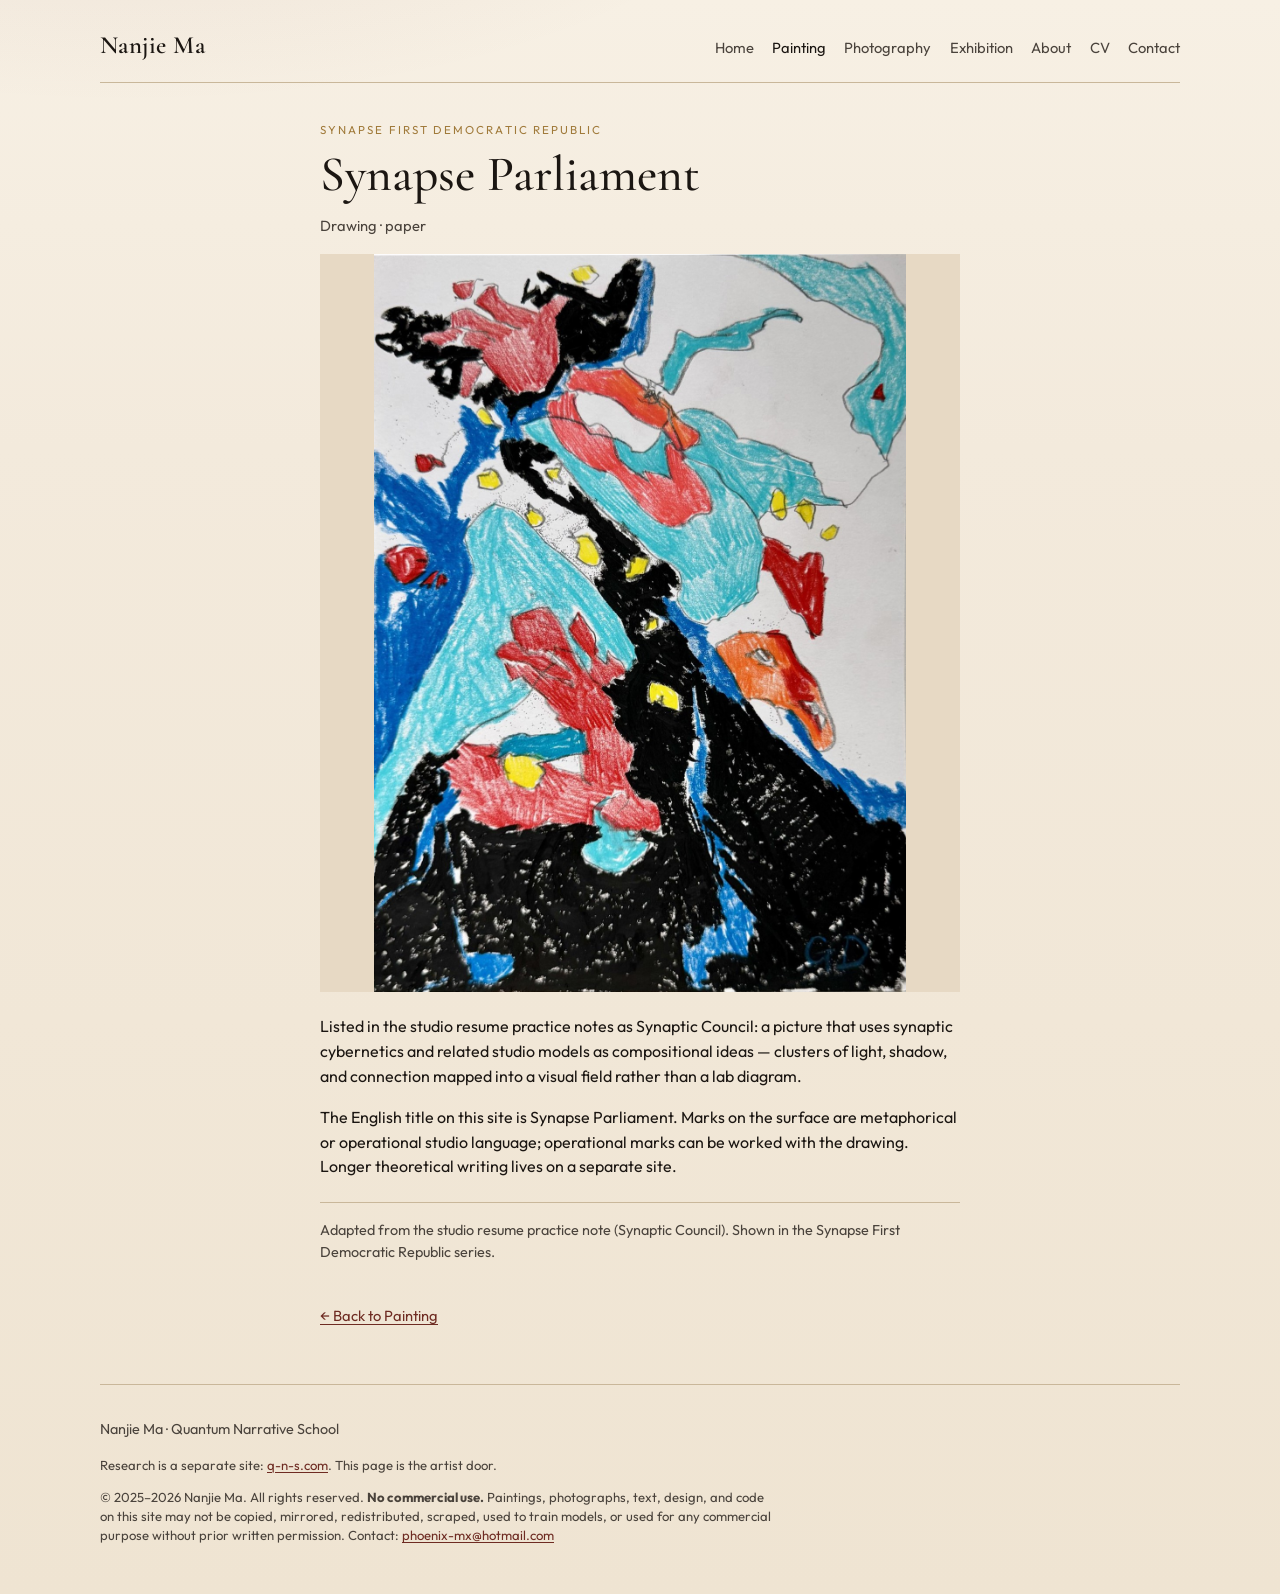
<file: docs/work/synapse-parliament.html>
<!DOCTYPE html>
<html lang="en">
<head>
  <meta charset="utf-8">
  <meta name="viewport" content="width=device-width, initial-scale=1">
  <title>Synapse Parliament — Nanjie Ma</title>
  <meta name="description" content="Synapse Parliament, drawing by Nanjie Ma. Studio formulas with the image.">
  <meta name="copyright" content="© 2025–2026 Nanjie Ma. All rights reserved. No commercial use. All rights reserved.">
  <meta name="rights" content="All rights reserved. Paintings, photographs, and site text may not be copied or used commercially without prior written permission.">
  <!--
    Copyright © 2025–2026 Nanjie Ma. Studio name: Quantum Narrative School.
    All rights reserved. No commercial use of any kind. No copying, mirroring, scraping, model training, or misappropriation of images or text without written permission.
  -->
  <link rel="icon" href="../assets/img/mark.svg" type="image/svg+xml">
  <link rel="preconnect" href="https://fonts.googleapis.com">
  <link rel="preconnect" href="https://fonts.gstatic.com" crossorigin>
  <link href="https://fonts.googleapis.com/css2?family=Cormorant+Garamond:ital,wght@0,500;0,600;1,500&family=Outfit:wght@300;400;500&display=swap" rel="stylesheet">
  <link rel="stylesheet" href="../assets/css/site.css">
</head>
<body>
  <header class="site-header">
    <p class="mark"><a href="../index.html">Nanjie Ma</a></p>
    <nav>
      <a href="../index.html">Home</a>
      <a href="../painting.html" aria-current="page">Painting</a>
      <a href="../photography.html">Photography</a>
      <a href="../exhibition.html">Exhibition</a>
      <a href="../about.html">About</a>
      <a href="../cv.html">CV</a>
      <a href="../contact.html">Contact</a>
    </nav>
  </header>
  <main class="work-page prose">
    <p class="kicker">Synapse First Democratic Republic</p>
    <h1>Synapse Parliament</h1>
    <p class="work-meta">Drawing · paper</p>
    <figure class="work-figure">
      <img src="../assets/img/synapse-parliament.jpg" alt="Synapse Parliament" width="1561" height="2000">
    </figure>
    <p>Listed in the studio resume practice notes as Synaptic Council: a picture that uses synaptic cybernetics and related studio models as compositional ideas — clusters of light, shadow, and connection mapped into a visual field rather than a lab diagram.</p>
    <p>The English title on this site is Synapse Parliament. Marks on the surface are metaphorical or operational studio language; operational marks can be worked with the drawing. Longer theoretical writing lives on a separate site.</p>
    <p class="work-note">Adapted from the studio resume practice note (Synaptic Council). Shown in the Synapse First Democratic Republic series.</p>
    <p><a class="back" href="../painting.html#synapse-first-democratic-republic">← Back to Painting</a></p>
  </main>
  <footer class="site-footer" id="rights">
    <p>Nanjie Ma · Quantum Narrative School</p>
    <p class="small">Research is a separate site: <a href="https://www.q-n-s.com/">q-n-s.com</a>. This page is the artist door.</p>
    <p class="small legal">© 2025–2026 Nanjie Ma. All rights reserved. <strong>No commercial use.</strong> Paintings, photographs, text, design, and code on this site may not be copied, mirrored, redistributed, scraped, used to train models, or used for any commercial purpose without prior written permission. Contact: <a href="mailto:phoenix-mx@hotmail.com">phoenix-mx@hotmail.com</a></p>
  </footer>
</body>
</html>
</file>
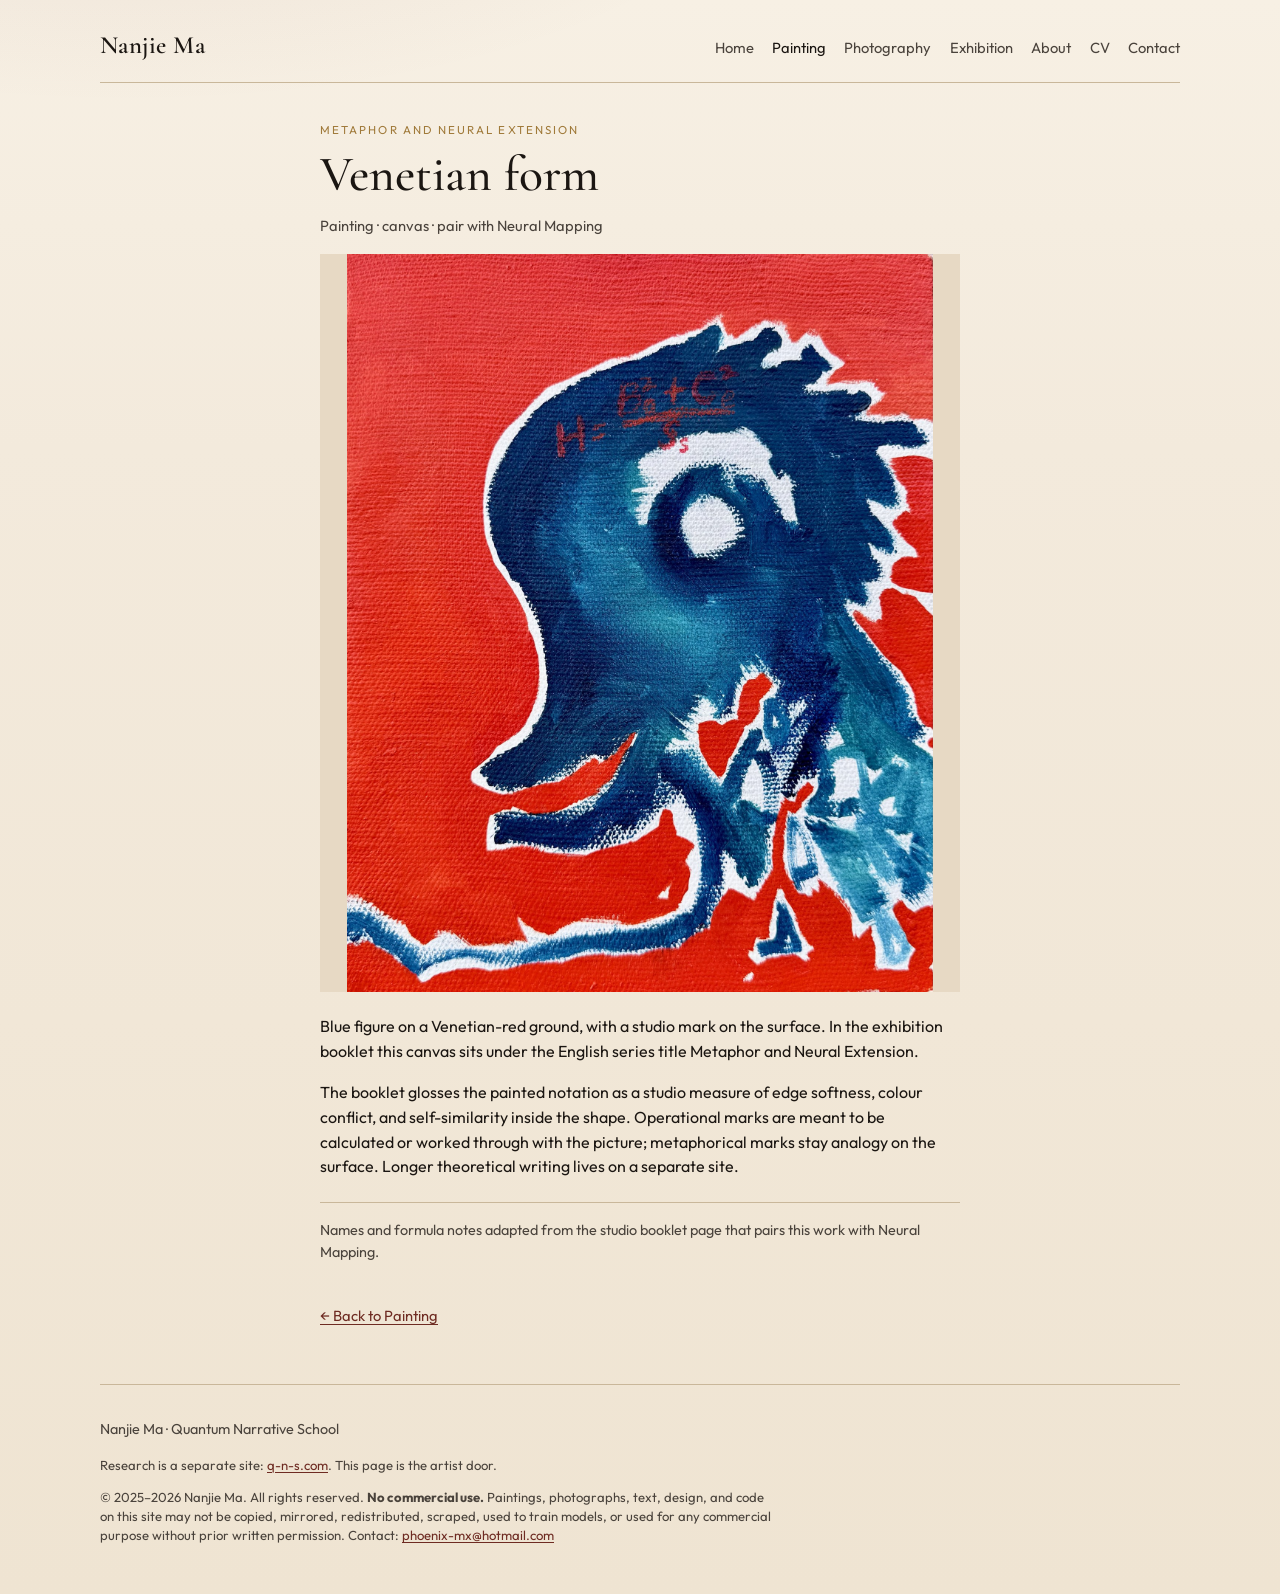
<file: docs/work/venetian-form.html>
<!DOCTYPE html>
<html lang="en">
<head>
  <meta charset="utf-8">
  <meta name="viewport" content="width=device-width, initial-scale=1">
  <title>Venetian form — Nanjie Ma</title>
  <meta name="description" content="Venetian form, from the Metaphor and Neural Extension pair. Painting by Nanjie Ma.">
  <meta name="copyright" content="© 2025–2026 Nanjie Ma. All rights reserved. No commercial use. All rights reserved.">
  <meta name="rights" content="All rights reserved. Paintings, photographs, and site text may not be copied or used commercially without prior written permission.">
  <!--
    Copyright © 2025–2026 Nanjie Ma. Studio name: Quantum Narrative School.
    All rights reserved. No commercial use of any kind. No copying, mirroring, scraping, model training, or misappropriation of images or text without written permission.
  -->
  <link rel="icon" href="../assets/img/mark.svg" type="image/svg+xml">
  <link rel="preconnect" href="https://fonts.googleapis.com">
  <link rel="preconnect" href="https://fonts.gstatic.com" crossorigin>
  <link href="https://fonts.googleapis.com/css2?family=Cormorant+Garamond:ital,wght@0,500;0,600;1,500&family=Outfit:wght@300;400;500&display=swap" rel="stylesheet">
  <link rel="stylesheet" href="../assets/css/site.css">
</head>
<body>
  <header class="site-header">
    <p class="mark"><a href="../index.html">Nanjie Ma</a></p>
    <nav>
      <a href="../index.html">Home</a>
      <a href="../painting.html" aria-current="page">Painting</a>
      <a href="../photography.html">Photography</a>
      <a href="../exhibition.html">Exhibition</a>
      <a href="../about.html">About</a>
      <a href="../cv.html">CV</a>
      <a href="../contact.html">Contact</a>
    </nav>
  </header>
  <main class="work-page prose">
    <p class="kicker">Metaphor and Neural Extension</p>
    <h1>Venetian form</h1>
    <p class="work-meta">Painting · canvas · pair with Neural Mapping</p>
    <figure class="work-figure">
      <img src="../assets/img/hero-venetian-form.jpg" alt="Venetian form" width="1586" height="2000">
    </figure>
    <p>Blue figure on a Venetian-red ground, with a studio mark on the surface. In the exhibition booklet this canvas sits under the English series title Metaphor and Neural Extension.</p>
    <p>The booklet glosses the painted notation as a studio measure of edge softness, colour conflict, and self-similarity inside the shape. Operational marks are meant to be calculated or worked through with the picture; metaphorical marks stay analogy on the surface. Longer theoretical writing lives on a separate site.</p>
    <p class="work-note">Names and formula notes adapted from the studio booklet page that pairs this work with Neural Mapping.</p>
    <p><a class="back" href="../painting.html#metaphor-neural-extension">← Back to Painting</a></p>
  </main>
  <footer class="site-footer" id="rights">
    <p>Nanjie Ma · Quantum Narrative School</p>
    <p class="small">Research is a separate site: <a href="https://www.q-n-s.com/">q-n-s.com</a>. This page is the artist door.</p>
    <p class="small legal">© 2025–2026 Nanjie Ma. All rights reserved. <strong>No commercial use.</strong> Paintings, photographs, text, design, and code on this site may not be copied, mirrored, redistributed, scraped, used to train models, or used for any commercial purpose without prior written permission. Contact: <a href="mailto:phoenix-mx@hotmail.com">phoenix-mx@hotmail.com</a></p>
  </footer>
</body>
</html>
</file>
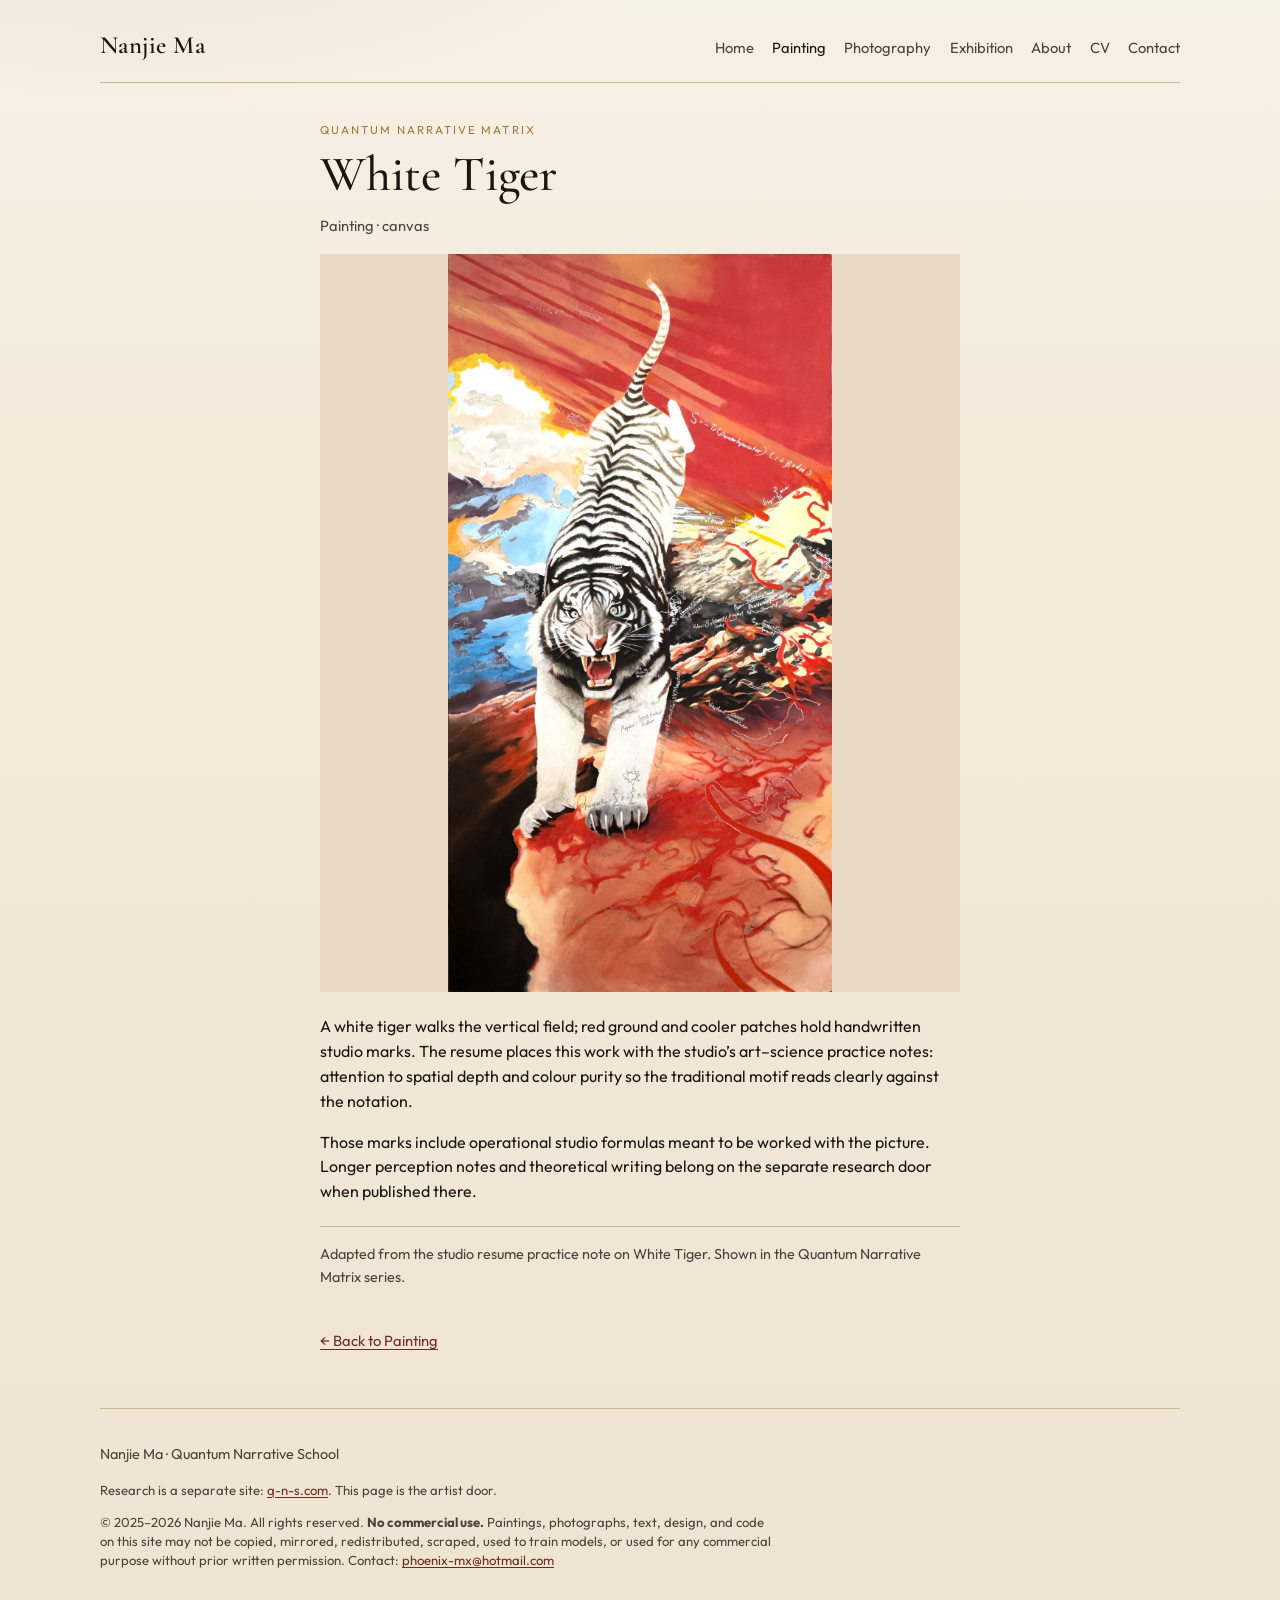
<file: docs/work/white-tiger.html>
<!DOCTYPE html>
<html lang="en">
<head>
  <meta charset="utf-8">
  <meta name="viewport" content="width=device-width, initial-scale=1">
  <title>White Tiger — Nanjie Ma</title>
  <meta name="description" content="White Tiger, painting by Nanjie Ma. Studio formulas with the image.">
  <meta name="copyright" content="© 2025–2026 Nanjie Ma. All rights reserved. No commercial use. All rights reserved.">
  <meta name="rights" content="All rights reserved. Paintings, photographs, and site text may not be copied or used commercially without prior written permission.">
  <!--
    Copyright © 2025–2026 Nanjie Ma. Studio name: Quantum Narrative School.
    All rights reserved. No commercial use of any kind. No copying, mirroring, scraping, model training, or misappropriation of images or text without written permission.
  -->
  <link rel="icon" href="../assets/img/mark.svg" type="image/svg+xml">
  <link rel="preconnect" href="https://fonts.googleapis.com">
  <link rel="preconnect" href="https://fonts.gstatic.com" crossorigin>
  <link href="https://fonts.googleapis.com/css2?family=Cormorant+Garamond:ital,wght@0,500;0,600;1,500&family=Outfit:wght@300;400;500&display=swap" rel="stylesheet">
  <link rel="stylesheet" href="../assets/css/site.css">
</head>
<body>
  <header class="site-header">
    <p class="mark"><a href="../index.html">Nanjie Ma</a></p>
    <nav>
      <a href="../index.html">Home</a>
      <a href="../painting.html" aria-current="page">Painting</a>
      <a href="../photography.html">Photography</a>
      <a href="../exhibition.html">Exhibition</a>
      <a href="../about.html">About</a>
      <a href="../cv.html">CV</a>
      <a href="../contact.html">Contact</a>
    </nav>
  </header>
  <main class="work-page prose">
    <p class="kicker">Quantum Narrative Matrix</p>
    <h1>White Tiger</h1>
    <p class="work-meta">Painting · canvas</p>
    <figure class="work-figure">
      <img src="../assets/img/white-tiger.jpg" alt="White Tiger" width="1042" height="2000">
    </figure>
    <p>A white tiger walks the vertical field; red ground and cooler patches hold handwritten studio marks. The resume places this work with the studio’s art–science practice notes: attention to spatial depth and colour purity so the traditional motif reads clearly against the notation.</p>
    <p>Those marks include operational studio formulas meant to be worked with the picture. Longer perception notes and theoretical writing belong on the separate research door when published there.</p>
    <p class="work-note">Adapted from the studio resume practice note on White Tiger. Shown in the Quantum Narrative Matrix series.</p>
    <p><a class="back" href="../painting.html#quantum-narrative-matrix">← Back to Painting</a></p>
  </main>
  <footer class="site-footer" id="rights">
    <p>Nanjie Ma · Quantum Narrative School</p>
    <p class="small">Research is a separate site: <a href="https://www.q-n-s.com/">q-n-s.com</a>. This page is the artist door.</p>
    <p class="small legal">© 2025–2026 Nanjie Ma. All rights reserved. <strong>No commercial use.</strong> Paintings, photographs, text, design, and code on this site may not be copied, mirrored, redistributed, scraped, used to train models, or used for any commercial purpose without prior written permission. Contact: <a href="mailto:phoenix-mx@hotmail.com">phoenix-mx@hotmail.com</a></p>
  </footer>
</body>
</html>
</file>
<file: docs/assets/css/site.css>
:root {
  --paper: #f3eadc;
  --paper-deep: #e7d9c4;
  --ink: #1b1612;
  --ink-soft: #4a433c;
  --rule: #c9b79a;
  --lake: #6e2b22;
  --lake-deep: #4a1c16;
  --gold: #a07a3a;
  --frame: #d8c4a4;
  --white: #f7efe4;
}

*,
*::before,
*::after {
  box-sizing: border-box;
}

html {
  color: var(--ink);
  background: var(--paper);
  font-family: Outfit, "Segoe UI", sans-serif;
  font-weight: 400;
  line-height: 1.55;
  scroll-behavior: smooth;
}

body {
  margin: 0;
  min-height: 100vh;
  background:
    radial-gradient(1200px 480px at 10% -10%, rgba(110, 43, 34, 0.08), transparent 55%),
    linear-gradient(180deg, #f7f0e4 0%, var(--paper) 28%, #efe4d2 100%);
}

a {
  color: var(--lake);
  text-decoration-thickness: 1px;
  text-underline-offset: 0.18em;
}

a:hover {
  color: var(--lake-deep);
}

img {
  max-width: 100%;
  height: auto;
  display: block;
}

.skip {
  position: absolute;
  left: -999px;
}

.skip:focus {
  left: 1rem;
  top: 1rem;
  z-index: 20;
  background: var(--paper);
  padding: 0.4rem 0.7rem;
}

.site-header,
.site-footer,
main {
  width: min(1080px, calc(100% - 2.4rem));
  margin-left: auto;
  margin-right: auto;
}

.site-header {
  display: flex;
  justify-content: space-between;
  align-items: baseline;
  gap: 1rem;
  padding: 1.6rem 0 1.1rem;
  border-bottom: 1px solid var(--rule);
  position: relative;
  z-index: 2;
}

.mark {
  margin: 0;
  font-family: "Cormorant Garamond", Georgia, serif;
  font-size: 1.55rem;
  font-weight: 600;
  letter-spacing: 0.02em;
}

.mark a {
  color: inherit;
  text-decoration: none;
}

nav {
  display: flex;
  flex-wrap: wrap;
  gap: 0.9rem 1.15rem;
  font-size: 0.92rem;
}

nav a {
  color: var(--ink-soft);
  text-decoration: none;
}

nav a[aria-current="page"],
nav a:hover {
  color: var(--ink);
}

/* —— Home hero (full-bleed) —— */
.home-hero {
  position: relative;
  left: 50%;
  right: 50%;
  margin-left: -50vw;
  margin-right: -50vw;
  width: 100vw;
  aspect-ratio: 16 / 9;
  max-height: min(86vh, 860px);
  min-height: 280px;
  display: grid;
  align-items: end;
  color: var(--white);
  overflow: hidden;
}

.home-hero__media {
  position: absolute;
  inset: 0;
  z-index: 0;
}

.home-hero__media img {
  position: absolute;
  inset: 0;
  width: 100%;
  height: 100%;
  object-fit: cover;
  object-position: center center;
  opacity: 0;
  transition: opacity 1.2s ease;
  transform: scale(1);
  animation: none;
}

.home-hero__media img.is-active {
  opacity: 1;
  z-index: 1;
  animation: hero-drift 18s ease-in-out infinite alternate;
}

.home-hero__veil {
  position: absolute;
  inset: 0;
  z-index: 1;
  background:
    linear-gradient(180deg, rgba(27, 22, 18, 0.18) 0%, rgba(27, 22, 18, 0.55) 55%, rgba(27, 22, 18, 0.82) 100%),
    radial-gradient(900px 420px at 70% 20%, rgba(110, 43, 34, 0.25), transparent 60%);
}

.home-hero__copy {
  position: relative;
  z-index: 2;
  width: min(1080px, calc(100% - 2.4rem));
  margin: 0 auto;
  padding: 4.5rem 0 3.2rem;
  max-width: 38rem;
  animation: rise-in 0.9s ease-out both;
}

.home-hero .brand {
  margin: 0 0 0.55rem;
  font-family: "Cormorant Garamond", Georgia, serif;
  font-size: clamp(2.6rem, 7vw, 4.4rem);
  font-weight: 600;
  line-height: 1.02;
  letter-spacing: 0.01em;
}

.home-hero .kicker {
  color: #d4b57a;
}

.home-hero .lede {
  color: rgba(247, 239, 228, 0.88);
  max-width: 28rem;
}

.home-hero .btn {
  border-color: transparent;
}

.home-hero .btn.ghost {
  background: transparent;
  color: var(--white);
  border-color: rgba(247, 239, 228, 0.45);
}

.home-hero .btn.ghost:hover {
  border-color: var(--white);
  color: var(--white);
}

.page-head,
.hero {
  padding: 2.8rem 0 1.4rem;
  max-width: 38rem;
}

.kicker {
  margin: 0 0 0.5rem;
  text-transform: uppercase;
  letter-spacing: 0.18em;
  font-size: 0.72rem;
  color: var(--gold);
}

h1 {
  margin: 0 0 0.8rem;
  font-family: "Cormorant Garamond", Georgia, serif;
  font-size: clamp(2rem, 4vw, 3.1rem);
  font-weight: 500;
  line-height: 1.12;
}

h2 {
  font-family: "Cormorant Garamond", Georgia, serif;
  font-weight: 600;
  font-size: 1.7rem;
}

h3 {
  margin: 0.7rem 0 0.2rem;
  font-size: 1.02rem;
  font-weight: 500;
}

.lede,
.note {
  color: var(--ink-soft);
}

.note code,
.prose code {
  font-size: 0.86em;
}

.doors {
  display: flex;
  flex-wrap: wrap;
  gap: 0.6rem;
  margin-top: 1.4rem;
}

.btn {
  display: inline-block;
  padding: 0.45rem 0.95rem;
  background: var(--lake);
  color: var(--white);
  text-decoration: none;
  border: 1px solid var(--lake);
  transition: background 0.2s ease, border-color 0.2s ease, transform 0.2s ease;
}

.btn:hover {
  background: var(--lake-deep);
  color: var(--white);
  transform: translateY(-1px);
}

.btn.ghost {
  background: transparent;
  color: var(--ink);
  border-color: var(--rule);
}

.selected {
  padding: 2.4rem 0 3rem;
}

.selected h2 {
  margin-top: 0;
}

.series {
  padding: 0.4rem 0 2.4rem;
}

.series h2 {
  margin: 0 0 0.35rem;
  font-size: clamp(1.45rem, 2.6vw, 1.9rem);
}

.series .note {
  margin: 0 0 1.2rem;
}

.grid {
  list-style: none;
  padding: 0;
  margin: 0 0 3rem;
  display: grid;
  grid-template-columns: repeat(auto-fit, minmax(240px, 1fr));
  gap: 1.25rem;
}

.card {
  display: block;
  color: inherit;
  text-decoration: none;
  padding-bottom: 0.4rem;
}

.card p {
  margin: 0;
  color: var(--ink-soft);
  font-size: 0.9rem;
}

.card:hover .frame img {
  transform: scale(1.03);
}

.frame {
  aspect-ratio: 4 / 5;
  border: 1px solid var(--frame);
  background: var(--paper-deep);
  position: relative;
  overflow: hidden;
}

.frame.landscape {
  aspect-ratio: 16 / 10;
}

.frame img {
  width: 100%;
  height: 100%;
  object-fit: cover;
  transition: transform 0.55s ease;
}

.frame::after {
  content: "";
  position: absolute;
  inset: 0.55rem;
  border: 1px solid rgba(27, 22, 18, 0.18);
  pointer-events: none;
  z-index: 1;
}

.empty-state {
  padding: 1.2rem 0 3rem;
  max-width: 34rem;
  color: var(--ink-soft);
}

.prose {
  max-width: 40rem;
  padding: 2.4rem 0 3.4rem;
}

.prose h2 {
  margin-top: 2rem;
}

.plain {
  padding-left: 1.1rem;
}

.cv ul {
  padding-left: 1.1rem;
}

.site-footer {
  border-top: 1px solid var(--rule);
  padding: 1.2rem 0 2.2rem;
  color: var(--ink-soft);
  font-size: 0.9rem;
}

.site-footer .legal {
  max-width: 42rem;
  margin-top: 0.65rem;
  line-height: 1.45;
  color: var(--ink-soft);
}

.small {
  font-size: 0.82rem;
}

@keyframes hero-drift {
  from { transform: scale(1) translate3d(0, 0, 0); }
  to { transform: scale(1.06) translate3d(-1.2%, -0.6%, 0); }
}

@keyframes rise-in {
  from { opacity: 0; transform: translateY(18px); }
  to { opacity: 1; transform: translateY(0); }
}

@media (prefers-reduced-motion: reduce) {
  html { scroll-behavior: auto; }
  .home-hero__media img,
  .home-hero__media img.is-active,
  .home-hero__copy,
  .card:hover .frame img {
    animation: none;
    transition: none;
    transform: none;
  }
}

@media (max-width: 720px) {
  .site-header {
    flex-direction: column;
    align-items: flex-start;
  }

  .home-hero {
    max-height: min(70vh, 560px);
  }
}

/* —— Work detail —— */
.work-page {
  padding-bottom: 2.5rem;
}

.work-page .work-figure {
  margin: 0 0 1.4rem;
}

.work-page .work-figure img {
  width: 100%;
  max-height: min(82vh, 920px);
  object-fit: contain;
  background: var(--paper-deep);
}

.work-page .work-meta {
  color: var(--ink-soft);
  font-size: 0.92rem;
  margin: 0 0 1rem;
}

.work-page .work-note {
  margin-top: 1.4rem;
  padding-top: 1rem;
  border-top: 1px solid var(--rule);
  color: var(--ink-soft);
  font-size: 0.9rem;
}

.work-page .back {
  display: inline-block;
  margin-top: 1.6rem;
  font-size: 0.92rem;
}

.video-wrap {
  margin: 0 0 1.5rem;
  max-width: min(640px, 100%);
}

.video-wrap video {
  width: 100%;
  height: auto;
  display: block;
  background: #1b1612;
}
</file>
